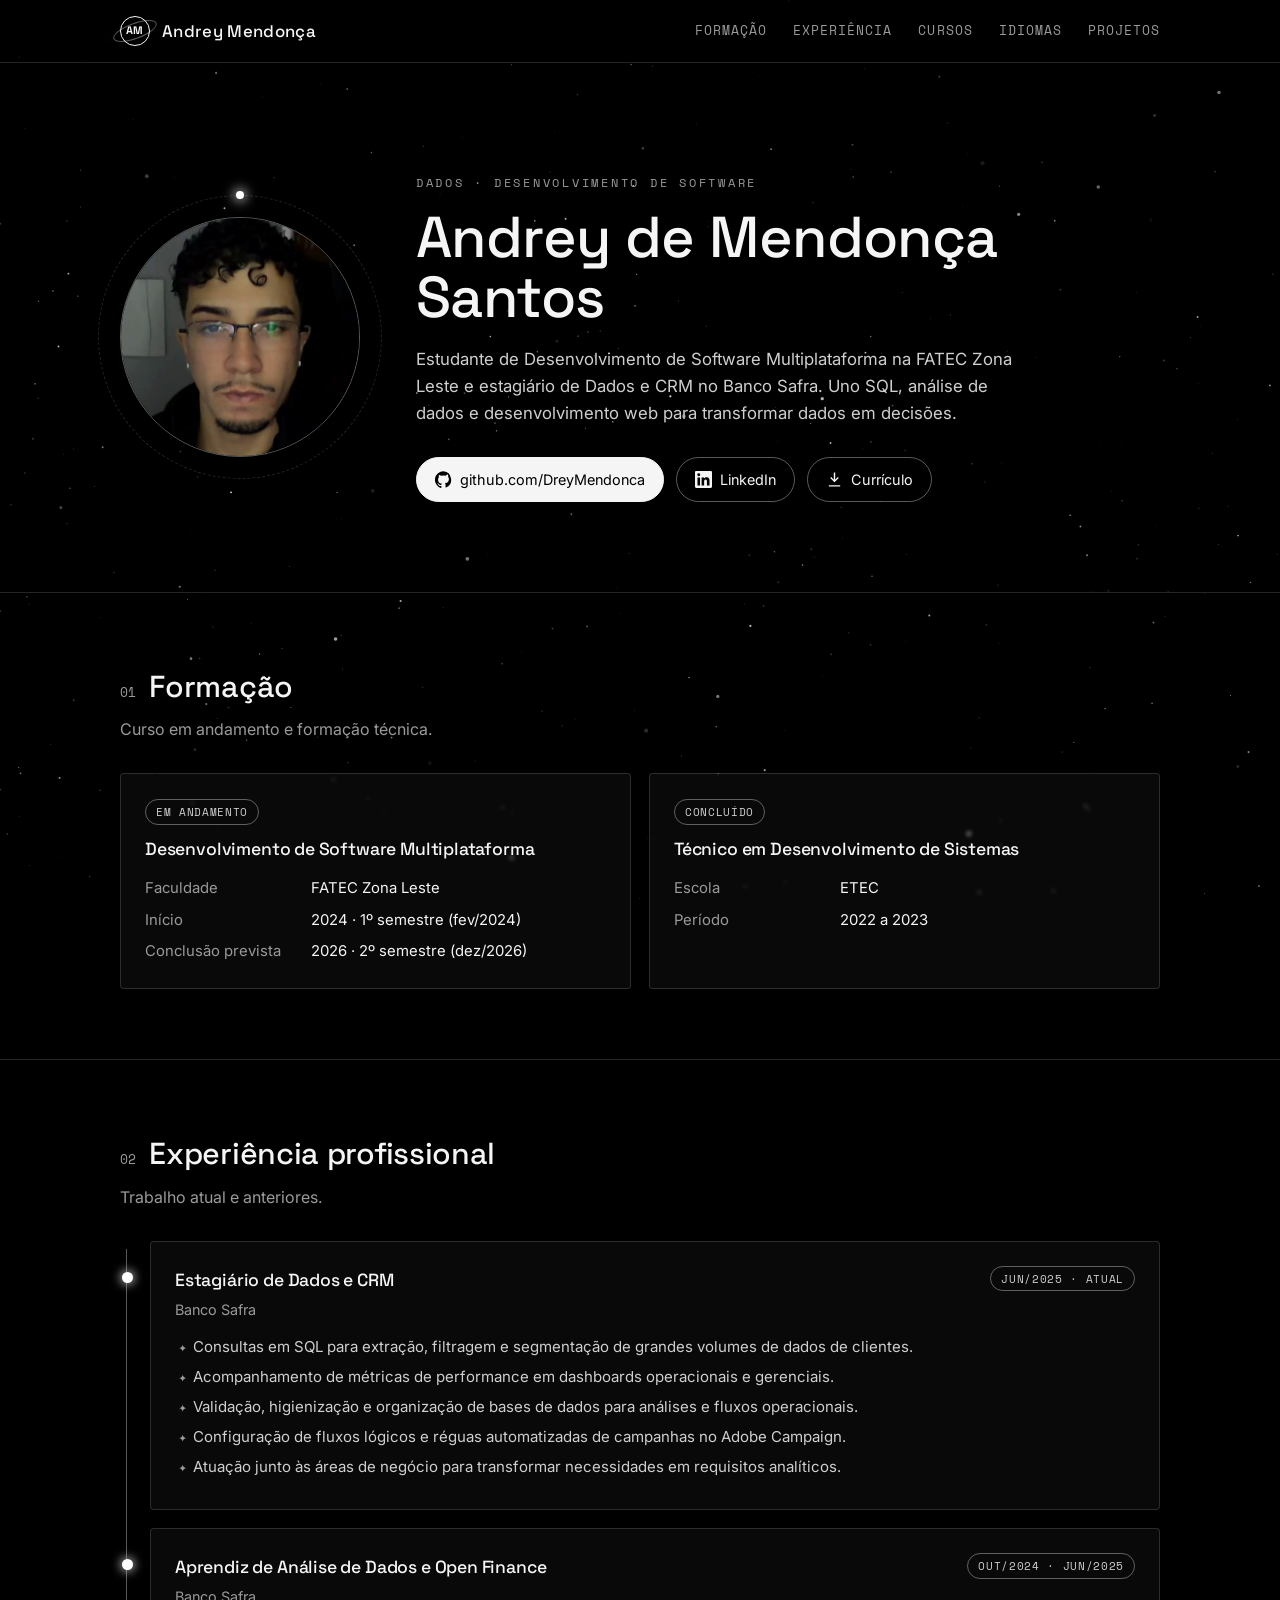
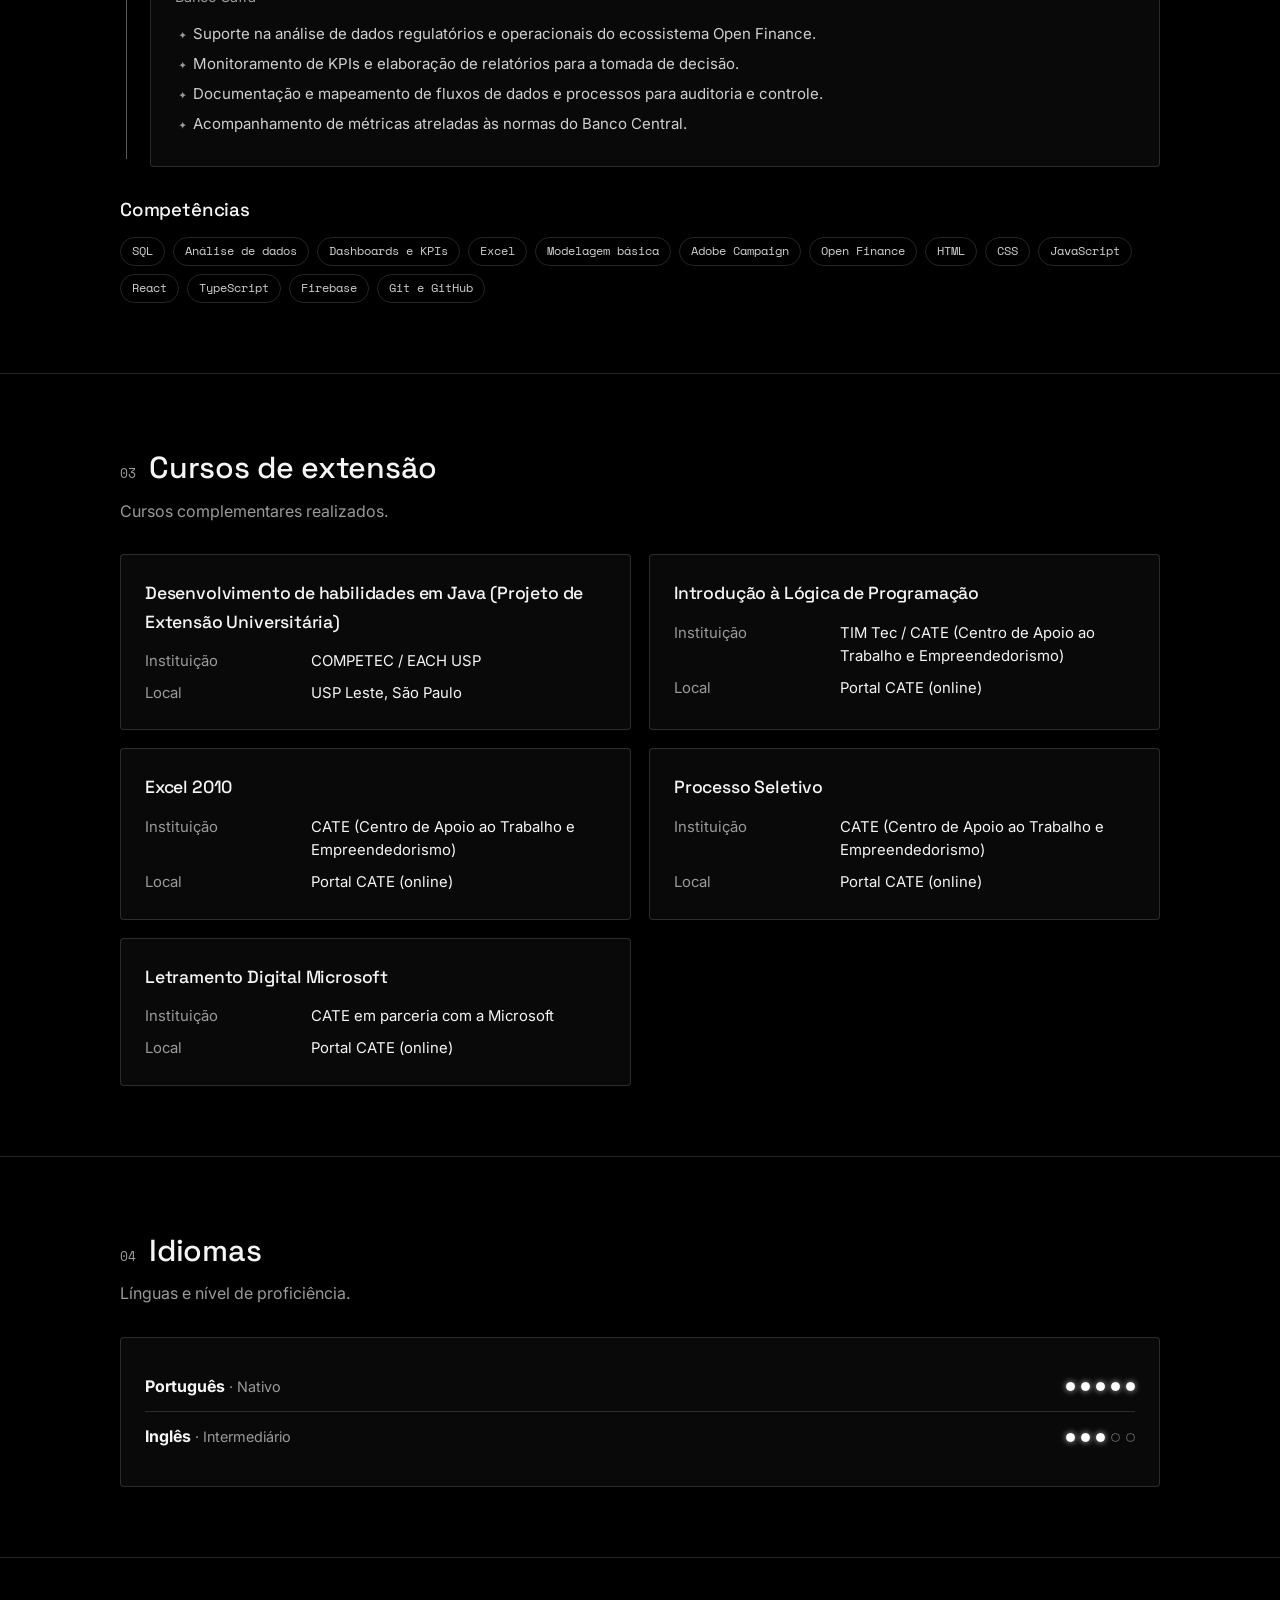
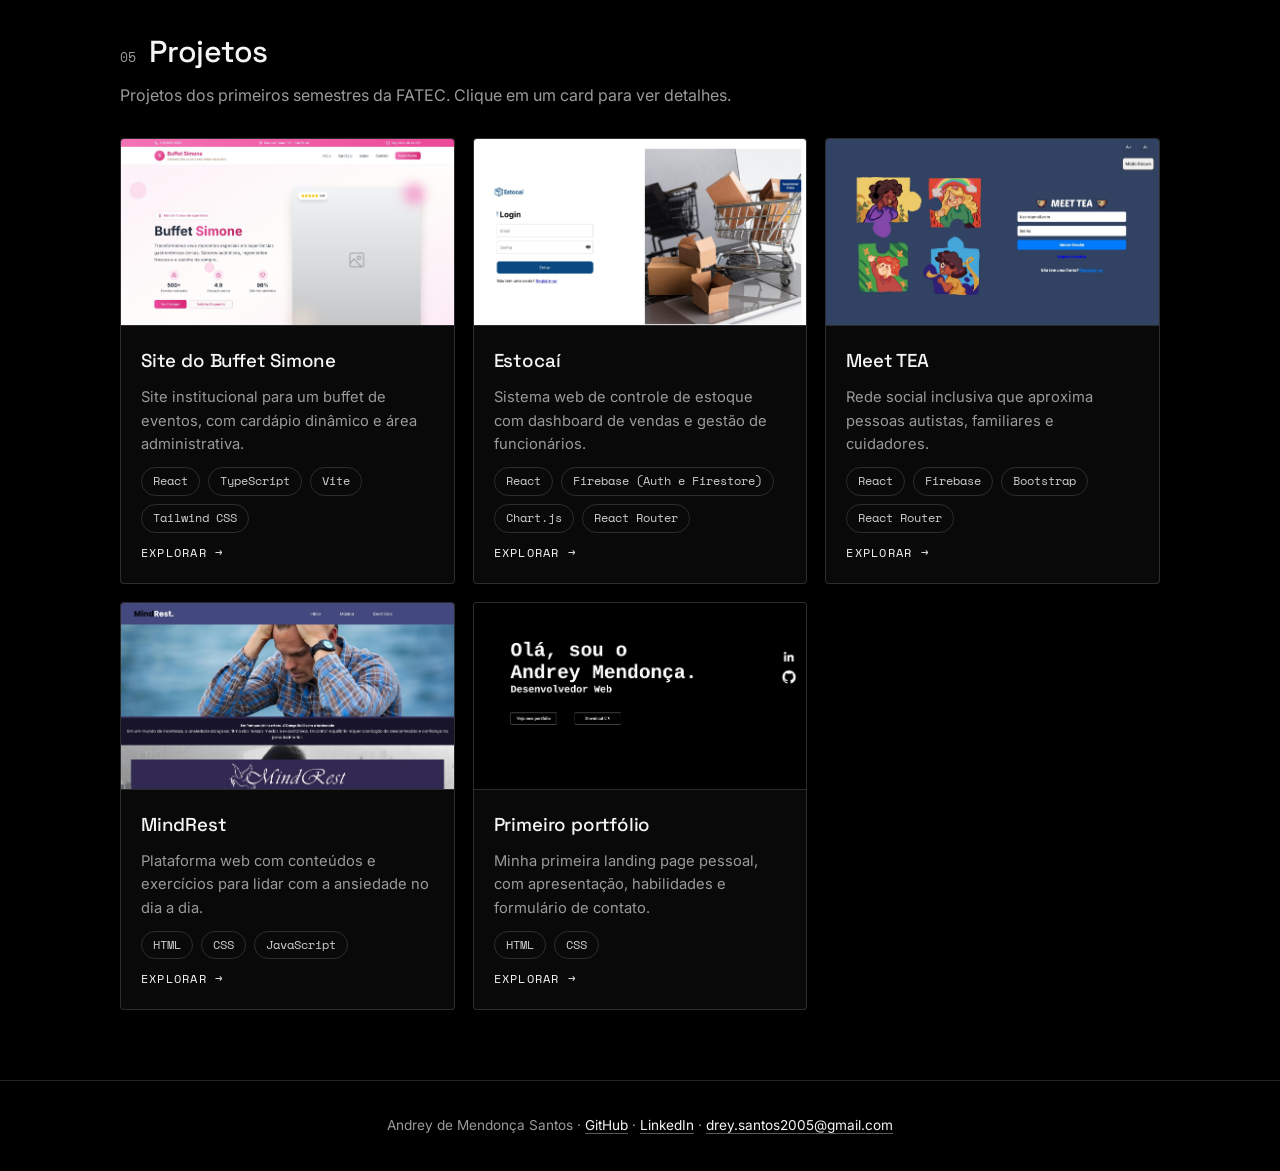
<file: index.html>
<!doctype html>
<html lang="pt-BR">
<head>
<meta charset="utf-8">
<meta name="viewport" content="width=device-width, initial-scale=1">
<title>Andrey Mendonça · Portfólio</title>
<meta name="description" content="Portfólio de Andrey de Mendonça Santos">
<link rel="icon" href="assets/foto.jpg">
<link rel="preconnect" href="https://fonts.googleapis.com">
<link rel="preconnect" href="https://fonts.gstatic.com" crossorigin>
<link href="https://fonts.googleapis.com/css2?family=Inter:wght@400;500;600&family=Space+Grotesk:wght@500;700&family=Space+Mono:wght@400;700&display=swap" rel="stylesheet">
<link rel="stylesheet" href="assets/style.css">
</head>
<body>
<canvas id="stars" aria-hidden="true"></canvas>
<header class="top"><div class="wrap">
  <a class="logo" href="index.html"><span class="mark">AM</span>Andrey Mendonça</a>
  <nav class="nav">
    <a href="index.html#formacao">Formação</a>
    <a href="index.html#experiencia">Experiência</a>
    <a href="index.html#cursos">Cursos</a>
    <a href="index.html#idiomas">Idiomas</a>
    <a href="index.html#projetos">Projetos</a>
  </nav>
</div></header>

<main>
<section class="hero"><div class="wrap">
  <div class="orbit"><img class="photo" src="assets/foto.jpg" alt="Foto de Andrey de Mendonça Santos"></div>
  <div>
    <div class="eyebrow">Dados · Desenvolvimento de Software</div>
    <h1>Andrey de Mendonça Santos</h1>
    <p class="lead">Estudante de Desenvolvimento de Software Multiplataforma na FATEC Zona Leste e estagiário de Dados e CRM no Banco Safra. Uno SQL, análise de dados e desenvolvimento web para transformar dados em decisões.</p>
    <div class="actions">
      <a class="btn primary" href="https://github.com/DreyMendonca" target="_blank" rel="noopener"><svg viewBox="0 0 24 24"><path d="M12 .5a12 12 0 0 0-3.8 23.4c.6.1.8-.3.8-.6v-2.2c-3.3.7-4-1.4-4-1.4-.6-1.4-1.4-1.8-1.4-1.8-1-.7.1-.7.1-.7 1.2.1 1.8 1.2 1.8 1.2 1 1.8 2.8 1.3 3.5 1 .1-.8.4-1.3.8-1.6-2.7-.3-5.5-1.3-5.5-5.9 0-1.3.5-2.4 1.2-3.2-.1-.3-.5-1.5.1-3.2 0 0 1-.3 3.3 1.2a11.5 11.5 0 0 1 6 0C17.3 4.7 18.3 5 18.3 5c.6 1.7.2 2.9.1 3.2.8.8 1.2 1.9 1.2 3.2 0 4.6-2.8 5.6-5.5 5.9.4.4.8 1.1.8 2.2v3.3c0 .3.2.7.8.6A12 12 0 0 0 12 .5z"/></svg> github.com/DreyMendonca</a>
      <a class="btn" href="https://linkedin.com/in/dreymendonca" target="_blank" rel="noopener"><svg viewBox="0 0 24 24"><path d="M20.4 20.5h-3.6v-5.6c0-1.3 0-3-1.8-3s-2.1 1.4-2.1 2.9v5.7H9.3V9h3.4v1.6h.1c.5-.9 1.6-1.8 3.4-1.8 3.6 0 4.3 2.4 4.3 5.5v6.2zM5.3 7.4a2.1 2.1 0 1 1 0-4.2 2.1 2.1 0 0 1 0 4.2zM7.1 20.5H3.5V9h3.6v11.5zM22.2 0H1.8C.8 0 0 .8 0 1.7v20.6c0 .9.8 1.7 1.8 1.7h20.4c1 0 1.8-.8 1.8-1.7V1.7C24 .8 23.2 0 22.2 0z"/></svg> LinkedIn</a>
      <a class="btn" href="assets/curriculo-andrey-mendonca.pdf" download><svg viewBox="0 0 24 24"><path d="M12 16 6 10l1.4-1.4 3.6 3.6V2h2v10.2l3.6-3.6L18 10l-6 6zM4 20h16v2H4z"/></svg> Currículo</a>
    </div>
  </div>
</div></section>

<section class="block" id="formacao"><div class="wrap">
  <h2 data-n="01">Formação</h2><p class="sub">Curso em andamento e formação técnica.</p>
  <div class="grid-2">
    <div class="card"><span class="badge">Em andamento</span><h3 style="margin-top:10px">Desenvolvimento de Software Multiplataforma</h3>
      <dl class="kv"><dt>Faculdade</dt><dd>FATEC Zona Leste</dd><dt>Início</dt><dd>2024 · 1º semestre (fev/2024)</dd><dt>Conclusão prevista</dt><dd>2026 · 2º semestre (dez/2026)</dd></dl></div>
    <div class="card"><span class="badge">Concluído</span><h3 style="margin-top:10px">Técnico em Desenvolvimento de Sistemas</h3>
      <dl class="kv"><dt>Escola</dt><dd>ETEC</dd><dt>Período</dt><dd>2022 a 2023</dd></dl></div>
  </div>
</div></section>

<section class="block" id="experiencia"><div class="wrap">
  <h2 data-n="02">Experiência profissional</h2><p class="sub">Trabalho atual e anteriores.</p>
  <div class="timeline">
    <div class="tl-item card"><div class="head"><div><h3>Estagiário de Dados e CRM</h3><div class="meta">Banco Safra</div></div><span class="badge">jun/2025 · atual</span></div>
      <ul>
        <li>Consultas em SQL para extração, filtragem e segmentação de grandes volumes de dados de clientes.</li>
        <li>Acompanhamento de métricas de performance em dashboards operacionais e gerenciais.</li>
        <li>Validação, higienização e organização de bases de dados para análises e fluxos operacionais.</li>
        <li>Configuração de fluxos lógicos e réguas automatizadas de campanhas no Adobe Campaign.</li>
        <li>Atuação junto às áreas de negócio para transformar necessidades em requisitos analíticos.</li>
      </ul></div>
    <div class="tl-item card"><div class="head"><div><h3>Aprendiz de Análise de Dados e Open Finance</h3><div class="meta">Banco Safra</div></div><span class="badge">out/2024 · jun/2025</span></div>
      <ul>
        <li>Suporte na análise de dados regulatórios e operacionais do ecossistema Open Finance.</li>
        <li>Monitoramento de KPIs e elaboração de relatórios para a tomada de decisão.</li>
        <li>Documentação e mapeamento de fluxos de dados e processos para auditoria e controle.</li>
        <li>Acompanhamento de métricas atreladas às normas do Banco Central.</li>
      </ul></div>
  </div>
  <h3 style="margin:28px 0 12px">Competências</h3>
  <div class="chips"><span class="chip">SQL</span><span class="chip">Análise de dados</span><span class="chip">Dashboards e KPIs</span><span class="chip">Excel</span><span class="chip">Modelagem básica</span><span class="chip">Adobe Campaign</span><span class="chip">Open Finance</span><span class="chip">HTML</span><span class="chip">CSS</span><span class="chip">JavaScript</span><span class="chip">React</span><span class="chip">TypeScript</span><span class="chip">Firebase</span><span class="chip">Git e GitHub</span></div>
</div></section>

<section class="block" id="cursos"><div class="wrap">
  <h2 data-n="03">Cursos de extensão</h2><p class="sub">Cursos complementares realizados.</p>
  <div class="grid-2"><div class="card"><h3>Desenvolvimento de habilidades em Java (Projeto de Extensão Universitária)</h3>
<dl class="kv"><dt>Instituição</dt><dd>COMPETEC / EACH USP</dd><dt>Local</dt><dd>USP Leste, São Paulo</dd>
</dl></div><div class="card"><h3>Introdução à Lógica de Programação</h3>
<dl class="kv"><dt>Instituição</dt><dd>TIM Tec / CATE (Centro de Apoio ao Trabalho e Empreendedorismo)</dd><dt>Local</dt><dd>Portal CATE (online)</dd>
</dl></div><div class="card"><h3>Excel 2010</h3>
<dl class="kv"><dt>Instituição</dt><dd>CATE (Centro de Apoio ao Trabalho e Empreendedorismo)</dd><dt>Local</dt><dd>Portal CATE (online)</dd>
</dl></div><div class="card"><h3>Processo Seletivo</h3>
<dl class="kv"><dt>Instituição</dt><dd>CATE (Centro de Apoio ao Trabalho e Empreendedorismo)</dd><dt>Local</dt><dd>Portal CATE (online)</dd>
</dl></div><div class="card"><h3>Letramento Digital Microsoft</h3>
<dl class="kv"><dt>Instituição</dt><dd>CATE em parceria com a Microsoft</dd><dt>Local</dt><dd>Portal CATE (online)</dd>
</dl></div></div>
</div></section>

<section class="block" id="idiomas"><div class="wrap">
  <h2 data-n="04">Idiomas</h2><p class="sub">Línguas e nível de proficiência.</p>
  <div class="card"><div class="lang"><div><strong>Português</strong> <span class="meta">· Nativo</span></div><div class="level" aria-label="Nativo"><i class="on"></i><i class="on"></i><i class="on"></i><i class="on"></i><i class="on"></i></div></div><div class="lang"><div><strong>Inglês</strong> <span class="meta">· Intermediário</span></div><div class="level" aria-label="Intermediário"><i class="on"></i><i class="on"></i><i class="on"></i><i class=""></i><i class=""></i></div></div></div>
</div></section>

<section class="block" id="projetos"><div class="wrap">
  <h2 data-n="05">Projetos</h2><p class="sub">Projetos dos primeiros semestres da FATEC. Clique em um card para ver detalhes.</p>
  <div class="projects">
<a class="pcard" href="projetos/buffet-simone.html">
  <img src="assets/shots/buffet-simone-1.jpg" alt="Screenshot do Site do Buffet Simone" loading="lazy">
  <div class="body"><h3>Site do Buffet Simone</h3><p>Site institucional para um buffet de eventos, com cardápio dinâmico e área administrativa.</p>
  <div class="chips"><span class="chip">React</span><span class="chip">TypeScript</span><span class="chip">Vite</span><span class="chip">Tailwind CSS</span></div><span class="more">Explorar →</span></div>
</a>
<a class="pcard" href="projetos/estocai.html">
  <img src="assets/shots/estocai-1.jpg" alt="Screenshot do Estocaí" loading="lazy">
  <div class="body"><h3>Estocaí</h3><p>Sistema web de controle de estoque com dashboard de vendas e gestão de funcionários.</p>
  <div class="chips"><span class="chip">React</span><span class="chip">Firebase (Auth e Firestore)</span><span class="chip">Chart.js</span><span class="chip">React Router</span></div><span class="more">Explorar →</span></div>
</a>
<a class="pcard" href="projetos/meet-tea.html">
  <img src="assets/shots/meet-tea-1.jpg" alt="Screenshot do Meet TEA" loading="lazy">
  <div class="body"><h3>Meet TEA</h3><p>Rede social inclusiva que aproxima pessoas autistas, familiares e cuidadores.</p>
  <div class="chips"><span class="chip">React</span><span class="chip">Firebase</span><span class="chip">Bootstrap</span><span class="chip">React Router</span></div><span class="more">Explorar →</span></div>
</a>
<a class="pcard" href="projetos/mindrest.html">
  <img src="assets/shots/mindrest-1.jpg" alt="Screenshot do MindRest" loading="lazy">
  <div class="body"><h3>MindRest</h3><p>Plataforma web com conteúdos e exercícios para lidar com a ansiedade no dia a dia.</p>
  <div class="chips"><span class="chip">HTML</span><span class="chip">CSS</span><span class="chip">JavaScript</span></div><span class="more">Explorar →</span></div>
</a>
<a class="pcard" href="projetos/portfolio-v1.html">
  <img src="assets/shots/portfolio-v1-1.jpg" alt="Screenshot do Primeiro portfólio" loading="lazy">
  <div class="body"><h3>Primeiro portfólio</h3><p>Minha primeira landing page pessoal, com apresentação, habilidades e formulário de contato.</p>
  <div class="chips"><span class="chip">HTML</span><span class="chip">CSS</span></div><span class="more">Explorar →</span></div>
</a></div>
</div></section>
</main>
<footer><div class="wrap">Andrey de Mendonça Santos · <a href="https://github.com/DreyMendonca">GitHub</a> · <a href="https://linkedin.com/in/dreymendonca">LinkedIn</a> · <a href="mailto:drey.santos2005@gmail.com">drey.santos2005@gmail.com</a></div></footer>
<script src="assets/stars.js"></script>
</body>
</html>
</file>
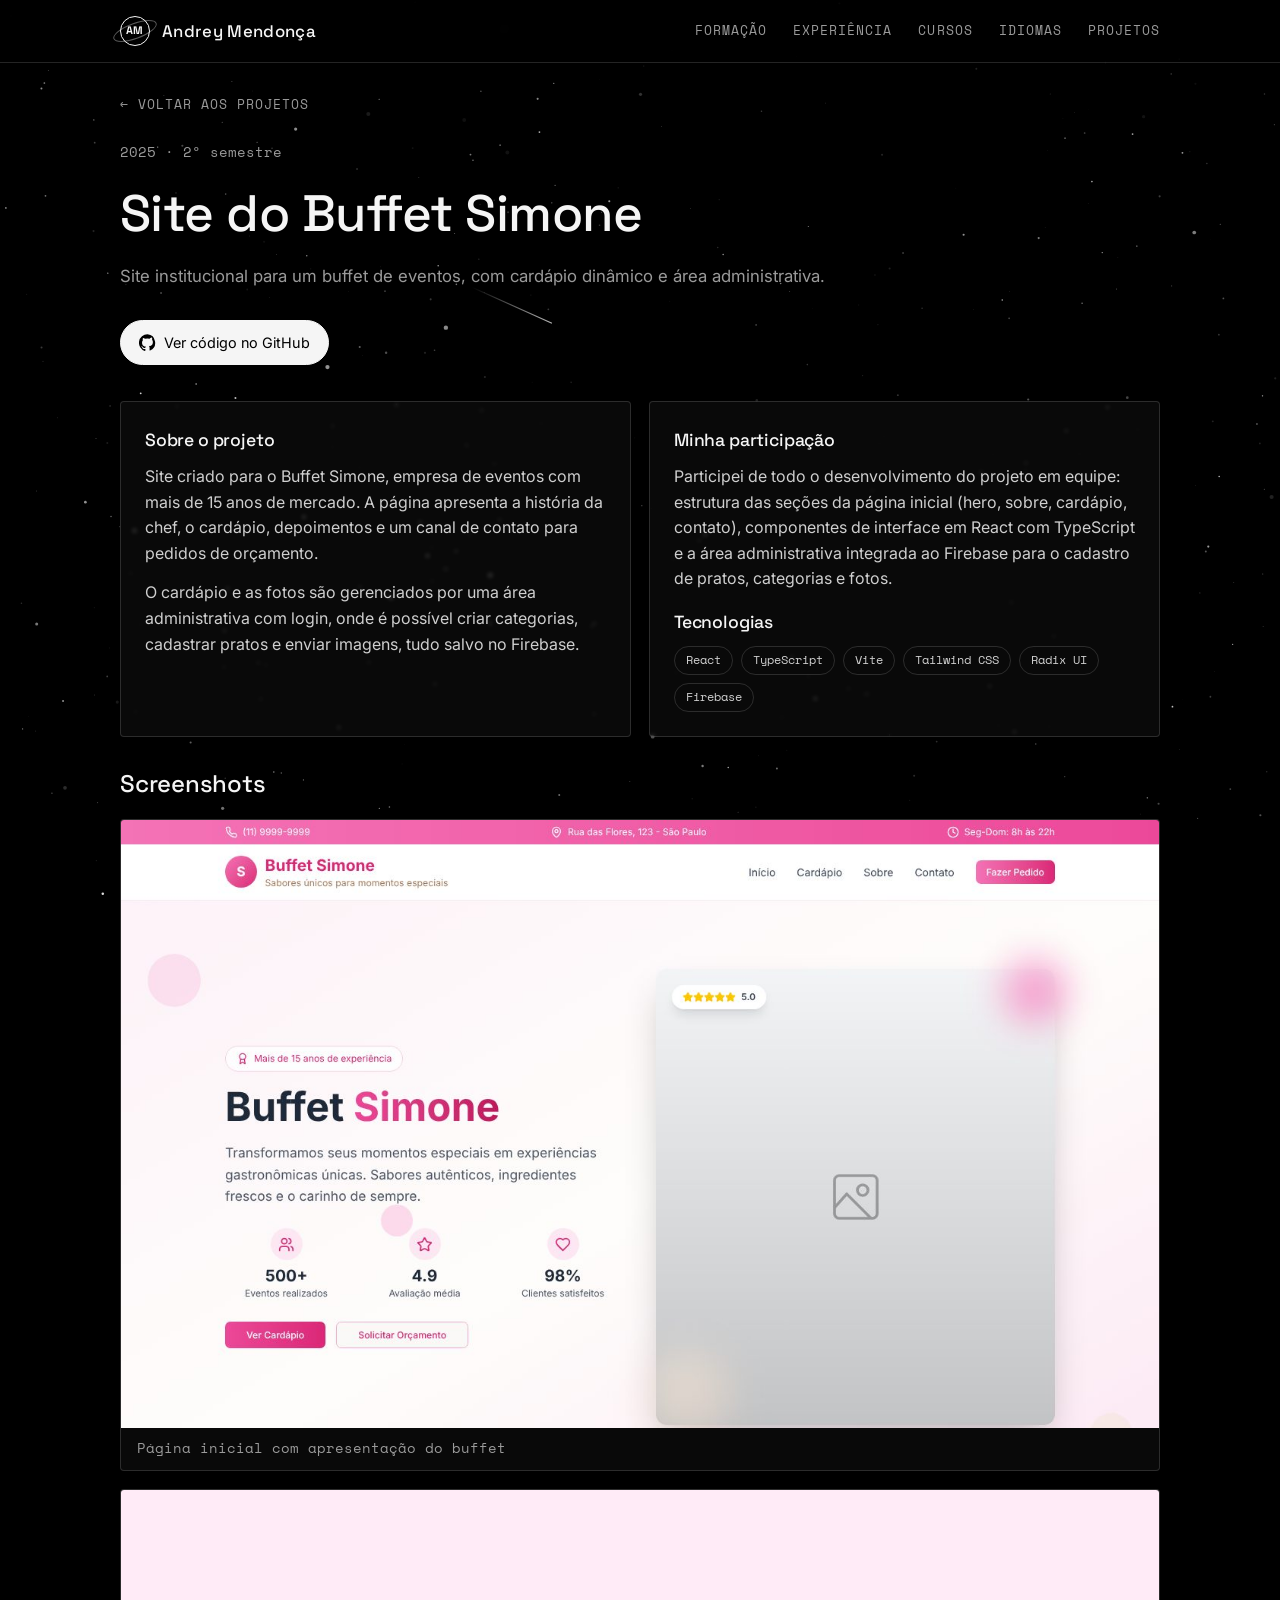
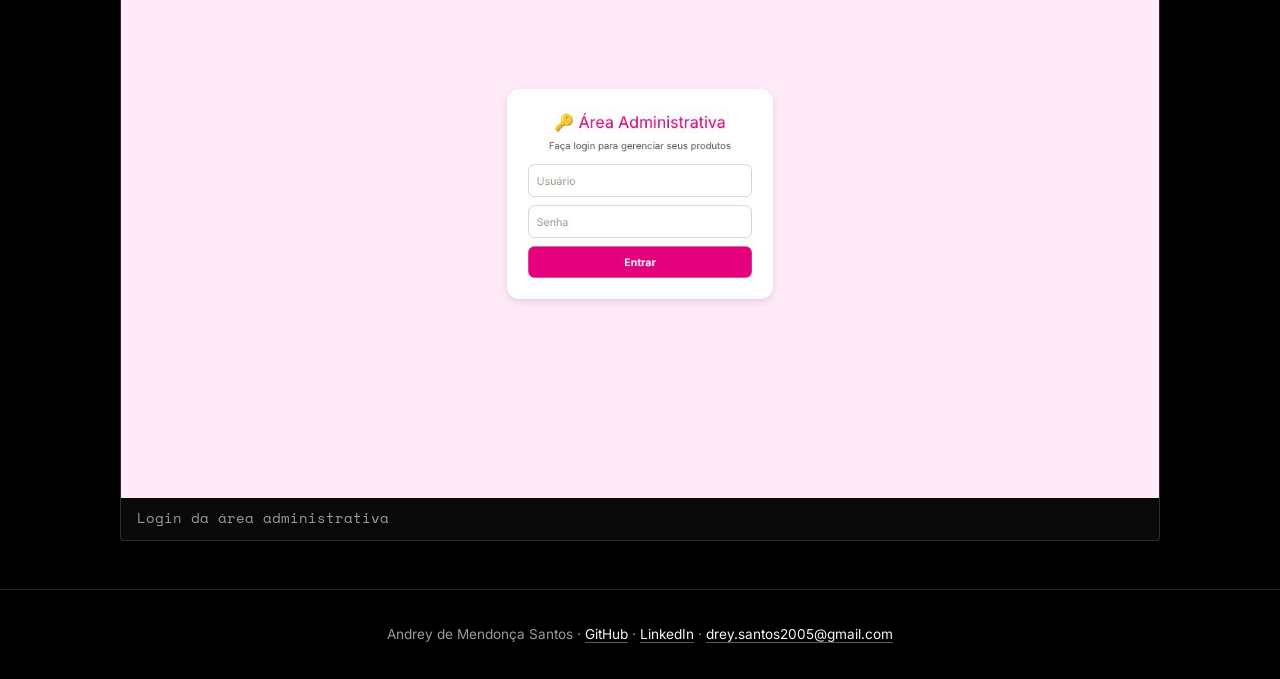
<file: projetos/buffet-simone.html>
<!doctype html>
<html lang="pt-BR">
<head>
<meta charset="utf-8">
<meta name="viewport" content="width=device-width, initial-scale=1">
<title>Site do Buffet Simone · Andrey Mendonça</title>
<meta name="description" content="Site institucional para um buffet de eventos, com cardápio dinâmico e área administrativa.">
<link rel="icon" href="../assets/foto.jpg">
<link rel="preconnect" href="https://fonts.googleapis.com">
<link rel="preconnect" href="https://fonts.gstatic.com" crossorigin>
<link href="https://fonts.googleapis.com/css2?family=Inter:wght@400;500;600&family=Space+Grotesk:wght@500;700&family=Space+Mono:wght@400;700&display=swap" rel="stylesheet">
<link rel="stylesheet" href="../assets/style.css">
</head>
<body>
<canvas id="stars" aria-hidden="true"></canvas>
<header class="top"><div class="wrap">
  <a class="logo" href="../index.html"><span class="mark">AM</span>Andrey Mendonça</a>
  <nav class="nav">
    <a href="../index.html#formacao">Formação</a>
    <a href="../index.html#experiencia">Experiência</a>
    <a href="../index.html#cursos">Cursos</a>
    <a href="../index.html#idiomas">Idiomas</a>
    <a href="../index.html#projetos">Projetos</a>
  </nav>
</div></header>

<main class="wrap">
  <a class="back" href="../index.html#projetos">← Voltar aos projetos</a>
  <section class="phero">
    <span class="meta mono">2025 · 2º semestre</span>
    <h1>Site do Buffet Simone</h1>
    <p class="meta" style="font-size:1.05rem">Site institucional para um buffet de eventos, com cardápio dinâmico e área administrativa.</p>
    <div class="actions"><a class="btn primary" href="https://github.com/robertfullstack/Site-Buffet-Simone" target="_blank" rel="noopener"><svg viewBox="0 0 24 24"><path d="M12 .5a12 12 0 0 0-3.8 23.4c.6.1.8-.3.8-.6v-2.2c-3.3.7-4-1.4-4-1.4-.6-1.4-1.4-1.8-1.4-1.8-1-.7.1-.7.1-.7 1.2.1 1.8 1.2 1.8 1.2 1 1.8 2.8 1.3 3.5 1 .1-.8.4-1.3.8-1.6-2.7-.3-5.5-1.3-5.5-5.9 0-1.3.5-2.4 1.2-3.2-.1-.3-.5-1.5.1-3.2 0 0 1-.3 3.3 1.2a11.5 11.5 0 0 1 6 0C17.3 4.7 18.3 5 18.3 5c.6 1.7.2 2.9.1 3.2.8.8 1.2 1.9 1.2 3.2 0 4.6-2.8 5.6-5.5 5.9.4.4.8 1.1.8 2.2v3.3c0 .3.2.7.8.6A12 12 0 0 0 12 .5z"/></svg> Ver código no GitHub</a></div>
  </section>
  <div class="grid-2" style="margin-bottom:28px">
    <div class="card prose"><h3 style="margin-bottom:10px">Sobre o projeto</h3><p>Site criado para o Buffet Simone, empresa de eventos com mais de 15 anos de mercado. A página apresenta a história da chef, o cardápio, depoimentos e um canal de contato para pedidos de orçamento.</p><p>O cardápio e as fotos são gerenciados por uma área administrativa com login, onde é possível criar categorias, cadastrar pratos e enviar imagens, tudo salvo no Firebase.</p></div>
    <div class="card prose"><h3 style="margin-bottom:10px">Minha participação</h3><p>Participei de todo o desenvolvimento do projeto em equipe: estrutura das seções da página inicial (hero, sobre, cardápio, contato), componentes de interface em React com TypeScript e a área administrativa integrada ao Firebase para o cadastro de pratos, categorias e fotos.</p>
      <h3 style="margin:16px 0 10px">Tecnologias</h3><div class="chips"><span class="chip">React</span><span class="chip">TypeScript</span><span class="chip">Vite</span><span class="chip">Tailwind CSS</span><span class="chip">Radix UI</span><span class="chip">Firebase</span></div></div>
  </div>
  <h2 style="margin-bottom:16px">Screenshots</h2>
  <div class="gallery" style="margin-bottom:48px"><figure><img src="../assets/shots/buffet-simone-1.jpg" alt="Página inicial com apresentação do buffet" loading="lazy"><figcaption>Página inicial com apresentação do buffet</figcaption></figure><figure><img src="../assets/shots/buffet-simone-2.jpg" alt="Login da área administrativa" loading="lazy"><figcaption>Login da área administrativa</figcaption></figure></div>
</main>
<footer><div class="wrap">Andrey de Mendonça Santos · <a href="https://github.com/DreyMendonca">GitHub</a> · <a href="https://linkedin.com/in/dreymendonca">LinkedIn</a> · <a href="mailto:drey.santos2005@gmail.com">drey.santos2005@gmail.com</a></div></footer>
<script src="../assets/stars.js"></script>
</body>
</html>
</file>
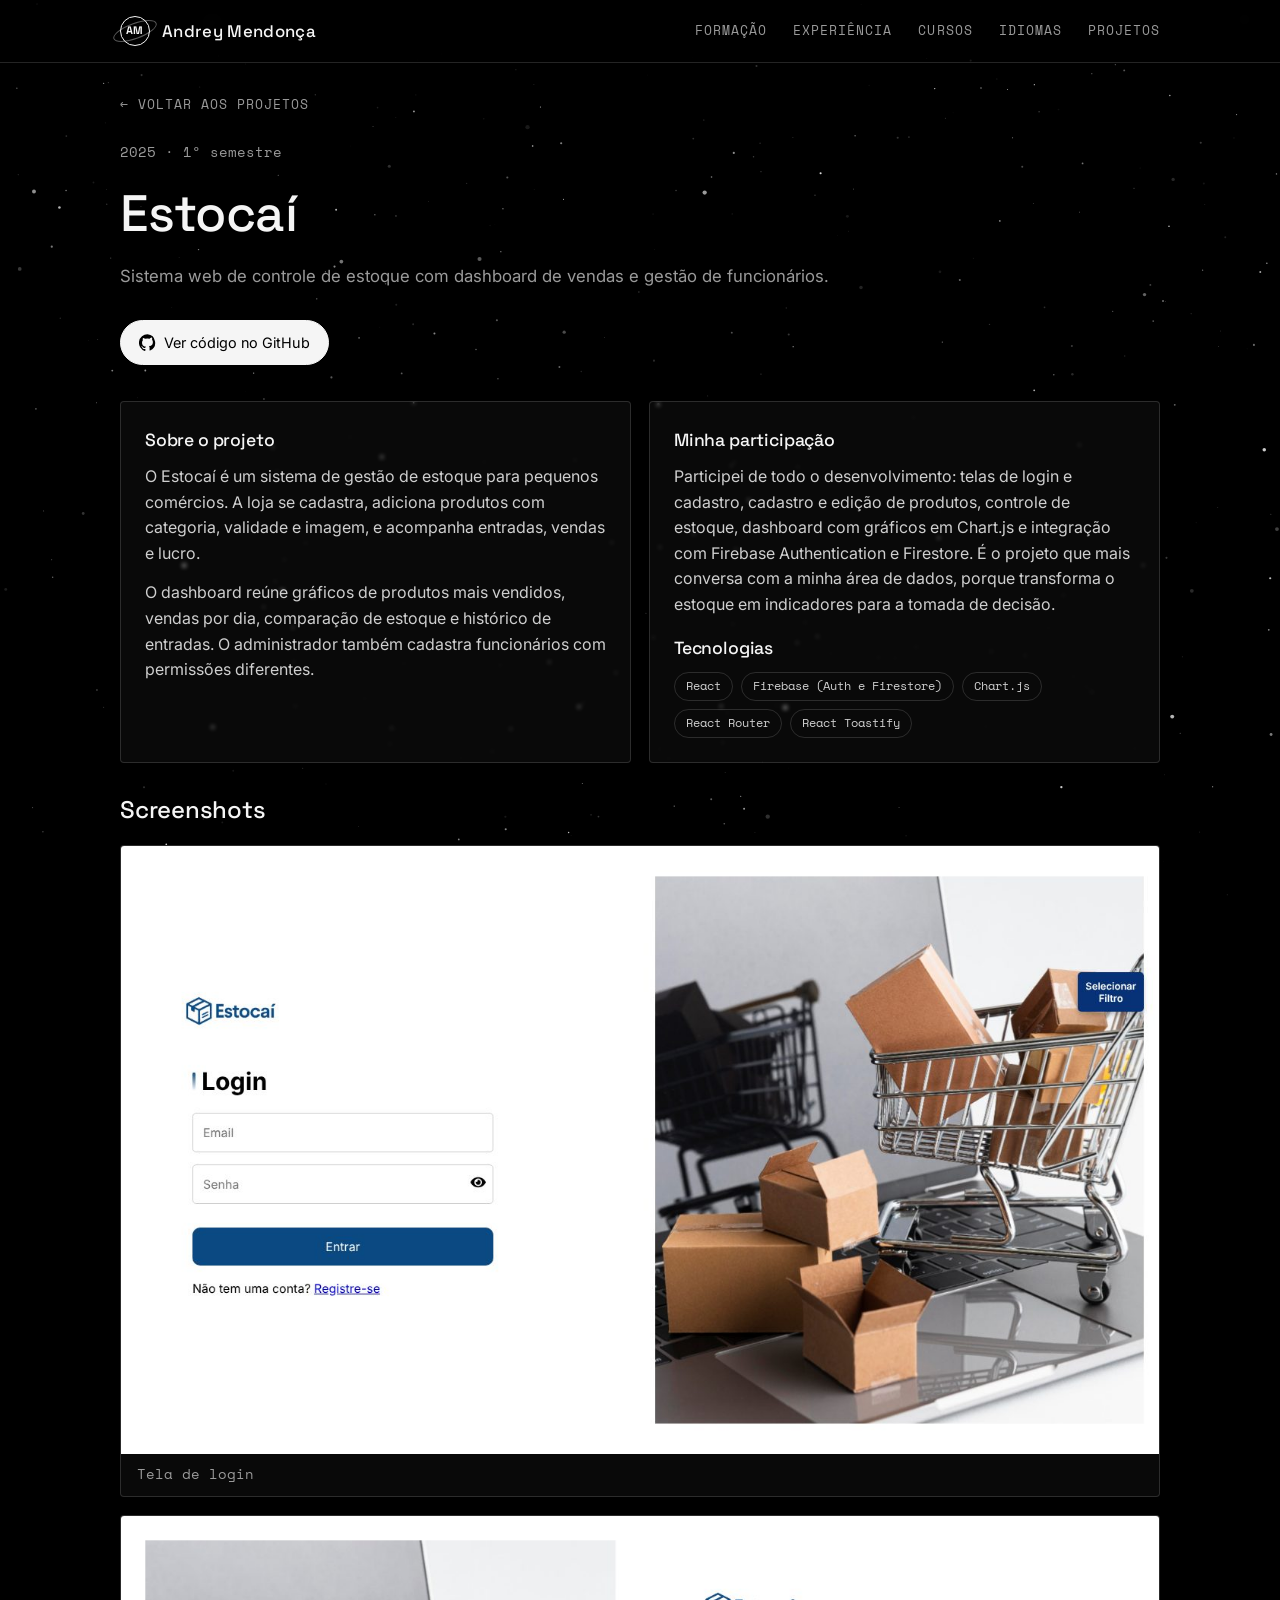
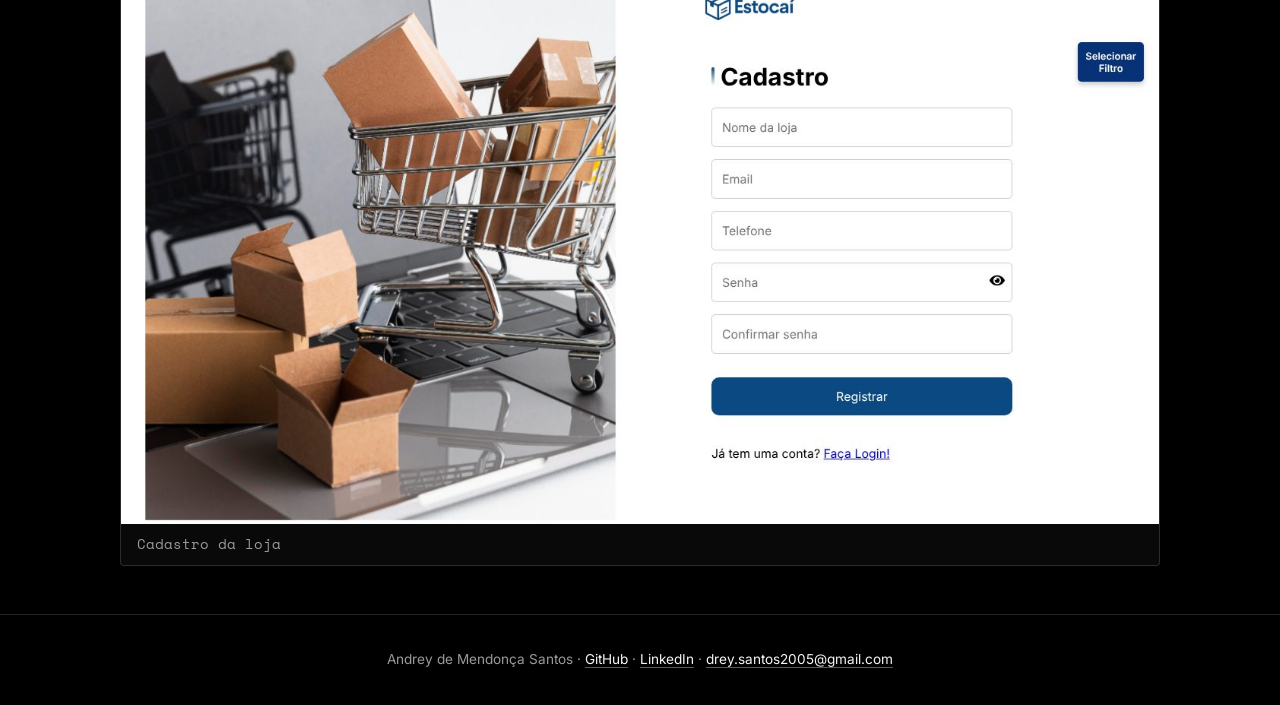
<file: projetos/estocai.html>
<!doctype html>
<html lang="pt-BR">
<head>
<meta charset="utf-8">
<meta name="viewport" content="width=device-width, initial-scale=1">
<title>Estocaí · Andrey Mendonça</title>
<meta name="description" content="Sistema web de controle de estoque com dashboard de vendas e gestão de funcionários.">
<link rel="icon" href="../assets/foto.jpg">
<link rel="preconnect" href="https://fonts.googleapis.com">
<link rel="preconnect" href="https://fonts.gstatic.com" crossorigin>
<link href="https://fonts.googleapis.com/css2?family=Inter:wght@400;500;600&family=Space+Grotesk:wght@500;700&family=Space+Mono:wght@400;700&display=swap" rel="stylesheet">
<link rel="stylesheet" href="../assets/style.css">
</head>
<body>
<canvas id="stars" aria-hidden="true"></canvas>
<header class="top"><div class="wrap">
  <a class="logo" href="../index.html"><span class="mark">AM</span>Andrey Mendonça</a>
  <nav class="nav">
    <a href="../index.html#formacao">Formação</a>
    <a href="../index.html#experiencia">Experiência</a>
    <a href="../index.html#cursos">Cursos</a>
    <a href="../index.html#idiomas">Idiomas</a>
    <a href="../index.html#projetos">Projetos</a>
  </nav>
</div></header>

<main class="wrap">
  <a class="back" href="../index.html#projetos">← Voltar aos projetos</a>
  <section class="phero">
    <span class="meta mono">2025 · 1º semestre</span>
    <h1>Estocaí</h1>
    <p class="meta" style="font-size:1.05rem">Sistema web de controle de estoque com dashboard de vendas e gestão de funcionários.</p>
    <div class="actions"><a class="btn primary" href="https://github.com/DreyMendonca/stock" target="_blank" rel="noopener"><svg viewBox="0 0 24 24"><path d="M12 .5a12 12 0 0 0-3.8 23.4c.6.1.8-.3.8-.6v-2.2c-3.3.7-4-1.4-4-1.4-.6-1.4-1.4-1.8-1.4-1.8-1-.7.1-.7.1-.7 1.2.1 1.8 1.2 1.8 1.2 1 1.8 2.8 1.3 3.5 1 .1-.8.4-1.3.8-1.6-2.7-.3-5.5-1.3-5.5-5.9 0-1.3.5-2.4 1.2-3.2-.1-.3-.5-1.5.1-3.2 0 0 1-.3 3.3 1.2a11.5 11.5 0 0 1 6 0C17.3 4.7 18.3 5 18.3 5c.6 1.7.2 2.9.1 3.2.8.8 1.2 1.9 1.2 3.2 0 4.6-2.8 5.6-5.5 5.9.4.4.8 1.1.8 2.2v3.3c0 .3.2.7.8.6A12 12 0 0 0 12 .5z"/></svg> Ver código no GitHub</a></div>
  </section>
  <div class="grid-2" style="margin-bottom:28px">
    <div class="card prose"><h3 style="margin-bottom:10px">Sobre o projeto</h3><p>O Estocaí é um sistema de gestão de estoque para pequenos comércios. A loja se cadastra, adiciona produtos com categoria, validade e imagem, e acompanha entradas, vendas e lucro.</p><p>O dashboard reúne gráficos de produtos mais vendidos, vendas por dia, comparação de estoque e histórico de entradas. O administrador também cadastra funcionários com permissões diferentes.</p></div>
    <div class="card prose"><h3 style="margin-bottom:10px">Minha participação</h3><p>Participei de todo o desenvolvimento: telas de login e cadastro, cadastro e edição de produtos, controle de estoque, dashboard com gráficos em Chart.js e integração com Firebase Authentication e Firestore. É o projeto que mais conversa com a minha área de dados, porque transforma o estoque em indicadores para a tomada de decisão.</p>
      <h3 style="margin:16px 0 10px">Tecnologias</h3><div class="chips"><span class="chip">React</span><span class="chip">Firebase (Auth e Firestore)</span><span class="chip">Chart.js</span><span class="chip">React Router</span><span class="chip">React Toastify</span></div></div>
  </div>
  <h2 style="margin-bottom:16px">Screenshots</h2>
  <div class="gallery" style="margin-bottom:48px"><figure><img src="../assets/shots/estocai-1.jpg" alt="Tela de login" loading="lazy"><figcaption>Tela de login</figcaption></figure><figure><img src="../assets/shots/estocai-2.jpg" alt="Cadastro da loja" loading="lazy"><figcaption>Cadastro da loja</figcaption></figure></div>
</main>
<footer><div class="wrap">Andrey de Mendonça Santos · <a href="https://github.com/DreyMendonca">GitHub</a> · <a href="https://linkedin.com/in/dreymendonca">LinkedIn</a> · <a href="mailto:drey.santos2005@gmail.com">drey.santos2005@gmail.com</a></div></footer>
<script src="../assets/stars.js"></script>
</body>
</html>
</file>
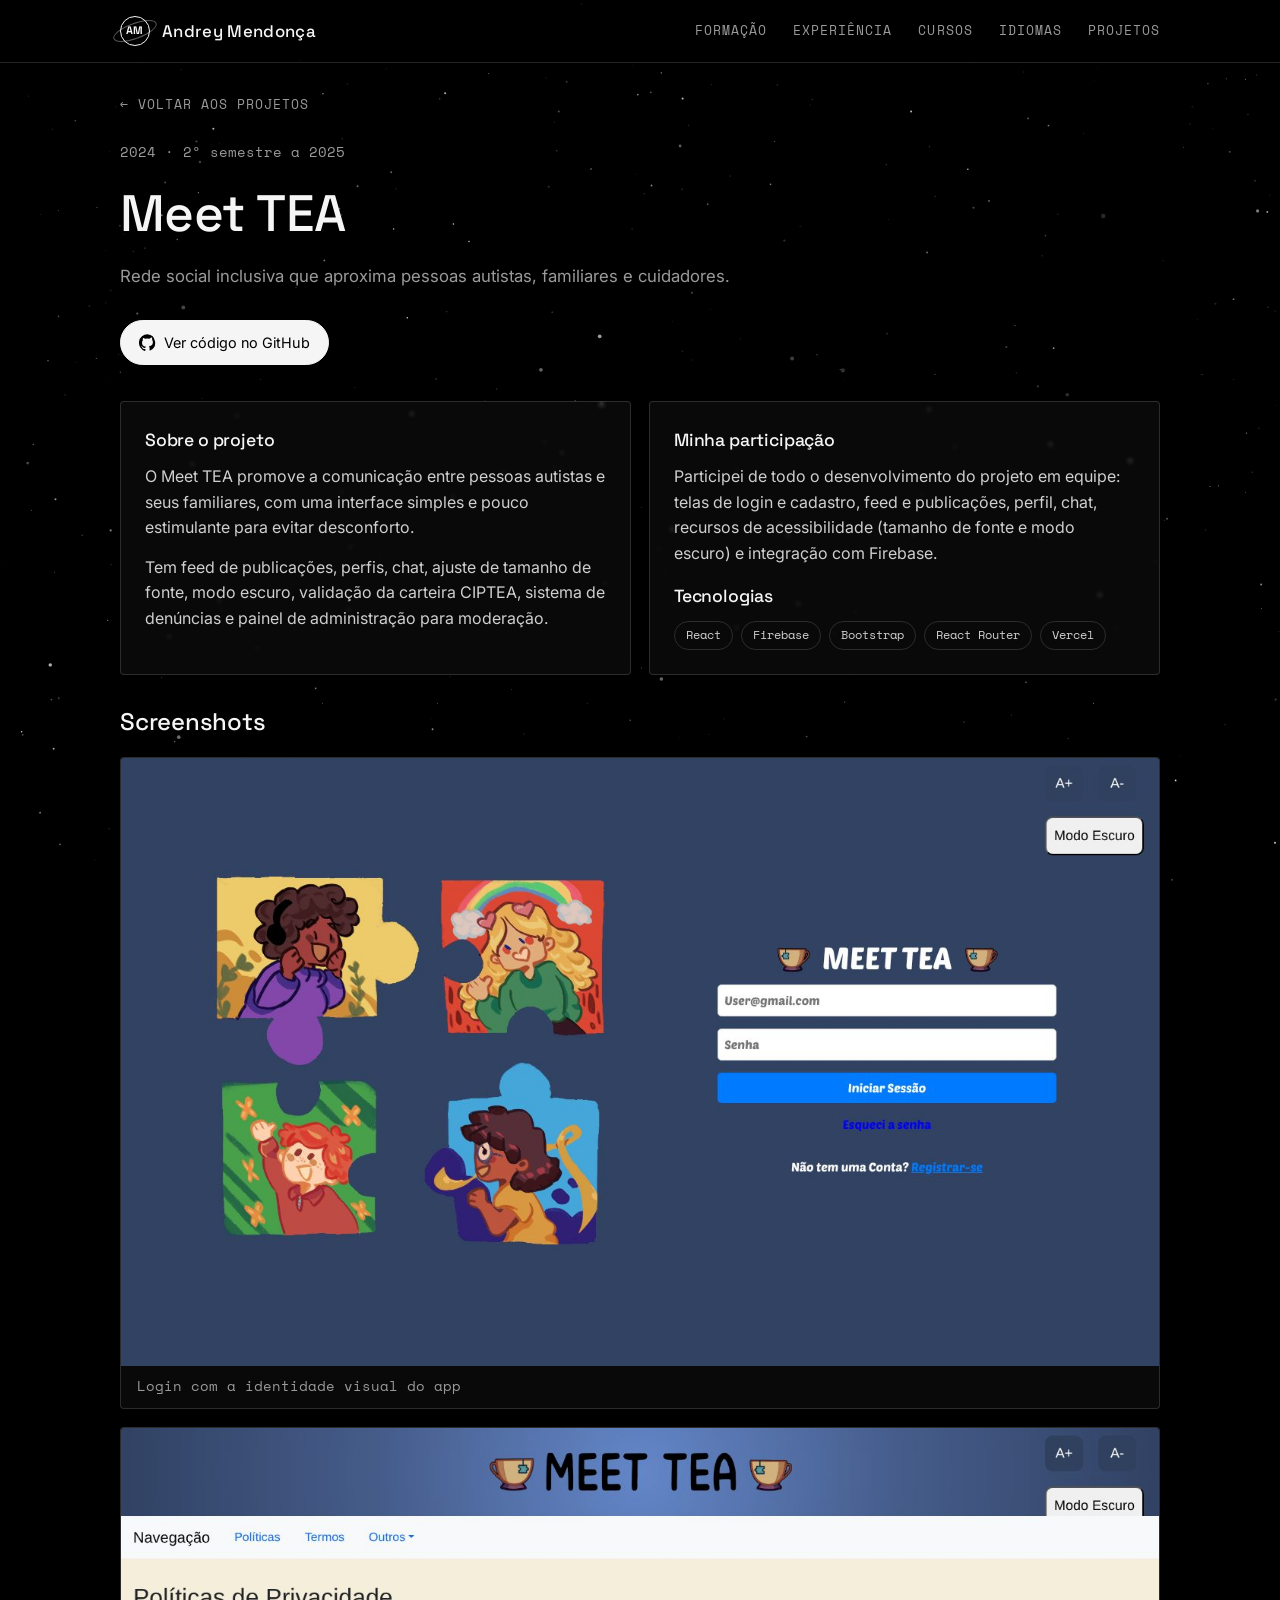
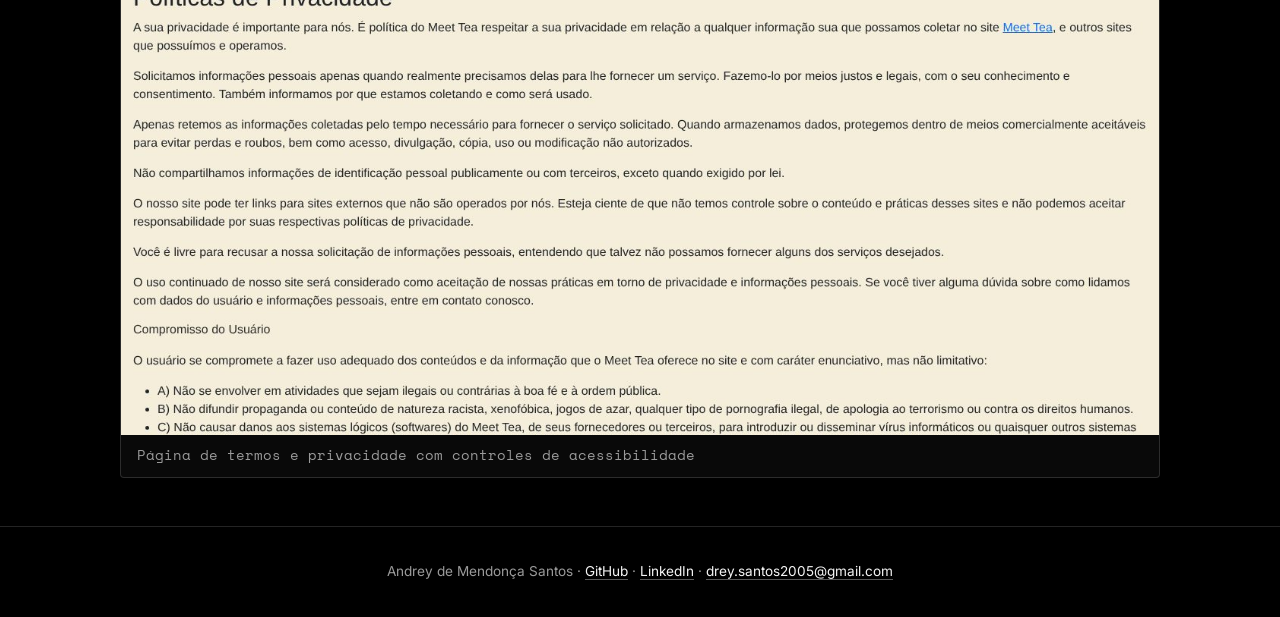
<file: projetos/meet-tea.html>
<!doctype html>
<html lang="pt-BR">
<head>
<meta charset="utf-8">
<meta name="viewport" content="width=device-width, initial-scale=1">
<title>Meet TEA · Andrey Mendonça</title>
<meta name="description" content="Rede social inclusiva que aproxima pessoas autistas, familiares e cuidadores.">
<link rel="icon" href="../assets/foto.jpg">
<link rel="preconnect" href="https://fonts.googleapis.com">
<link rel="preconnect" href="https://fonts.gstatic.com" crossorigin>
<link href="https://fonts.googleapis.com/css2?family=Inter:wght@400;500;600&family=Space+Grotesk:wght@500;700&family=Space+Mono:wght@400;700&display=swap" rel="stylesheet">
<link rel="stylesheet" href="../assets/style.css">
</head>
<body>
<canvas id="stars" aria-hidden="true"></canvas>
<header class="top"><div class="wrap">
  <a class="logo" href="../index.html"><span class="mark">AM</span>Andrey Mendonça</a>
  <nav class="nav">
    <a href="../index.html#formacao">Formação</a>
    <a href="../index.html#experiencia">Experiência</a>
    <a href="../index.html#cursos">Cursos</a>
    <a href="../index.html#idiomas">Idiomas</a>
    <a href="../index.html#projetos">Projetos</a>
  </nav>
</div></header>

<main class="wrap">
  <a class="back" href="../index.html#projetos">← Voltar aos projetos</a>
  <section class="phero">
    <span class="meta mono">2024 · 2º semestre a 2025</span>
    <h1>Meet TEA</h1>
    <p class="meta" style="font-size:1.05rem">Rede social inclusiva que aproxima pessoas autistas, familiares e cuidadores.</p>
    <div class="actions"><a class="btn primary" href="https://github.com/robertfullstack/Meet-TEA-3.0-Final" target="_blank" rel="noopener"><svg viewBox="0 0 24 24"><path d="M12 .5a12 12 0 0 0-3.8 23.4c.6.1.8-.3.8-.6v-2.2c-3.3.7-4-1.4-4-1.4-.6-1.4-1.4-1.8-1.4-1.8-1-.7.1-.7.1-.7 1.2.1 1.8 1.2 1.8 1.2 1 1.8 2.8 1.3 3.5 1 .1-.8.4-1.3.8-1.6-2.7-.3-5.5-1.3-5.5-5.9 0-1.3.5-2.4 1.2-3.2-.1-.3-.5-1.5.1-3.2 0 0 1-.3 3.3 1.2a11.5 11.5 0 0 1 6 0C17.3 4.7 18.3 5 18.3 5c.6 1.7.2 2.9.1 3.2.8.8 1.2 1.9 1.2 3.2 0 4.6-2.8 5.6-5.5 5.9.4.4.8 1.1.8 2.2v3.3c0 .3.2.7.8.6A12 12 0 0 0 12 .5z"/></svg> Ver código no GitHub</a></div>
  </section>
  <div class="grid-2" style="margin-bottom:28px">
    <div class="card prose"><h3 style="margin-bottom:10px">Sobre o projeto</h3><p>O Meet TEA promove a comunicação entre pessoas autistas e seus familiares, com uma interface simples e pouco estimulante para evitar desconforto.</p><p>Tem feed de publicações, perfis, chat, ajuste de tamanho de fonte, modo escuro, validação da carteira CIPTEA, sistema de denúncias e painel de administração para moderação.</p></div>
    <div class="card prose"><h3 style="margin-bottom:10px">Minha participação</h3><p>Participei de todo o desenvolvimento do projeto em equipe: telas de login e cadastro, feed e publicações, perfil, chat, recursos de acessibilidade (tamanho de fonte e modo escuro) e integração com Firebase.</p>
      <h3 style="margin:16px 0 10px">Tecnologias</h3><div class="chips"><span class="chip">React</span><span class="chip">Firebase</span><span class="chip">Bootstrap</span><span class="chip">React Router</span><span class="chip">Vercel</span></div></div>
  </div>
  <h2 style="margin-bottom:16px">Screenshots</h2>
  <div class="gallery" style="margin-bottom:48px"><figure><img src="../assets/shots/meet-tea-1.jpg" alt="Login com a identidade visual do app" loading="lazy"><figcaption>Login com a identidade visual do app</figcaption></figure><figure><img src="../assets/shots/meet-tea-2.jpg" alt="Página de termos e privacidade com controles de acessibilidade" loading="lazy"><figcaption>Página de termos e privacidade com controles de acessibilidade</figcaption></figure></div>
</main>
<footer><div class="wrap">Andrey de Mendonça Santos · <a href="https://github.com/DreyMendonca">GitHub</a> · <a href="https://linkedin.com/in/dreymendonca">LinkedIn</a> · <a href="mailto:drey.santos2005@gmail.com">drey.santos2005@gmail.com</a></div></footer>
<script src="../assets/stars.js"></script>
</body>
</html>
</file>
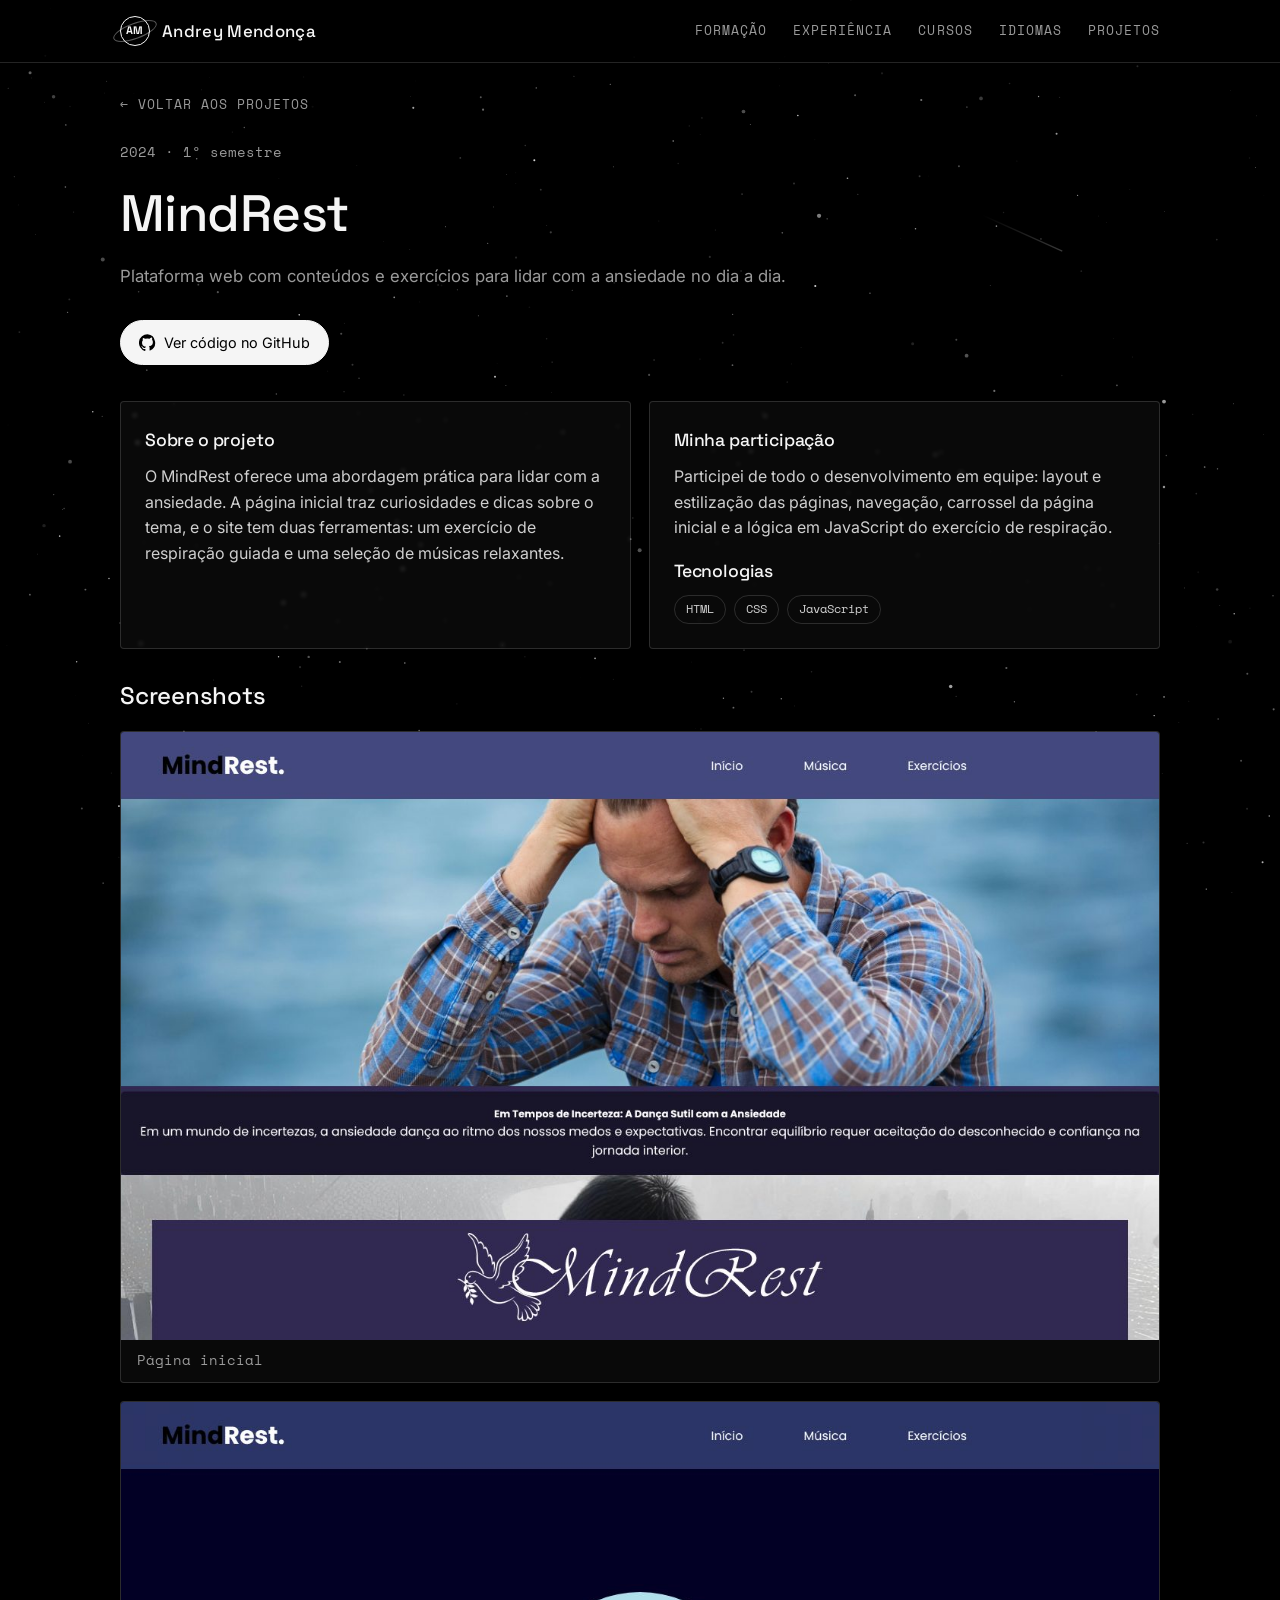
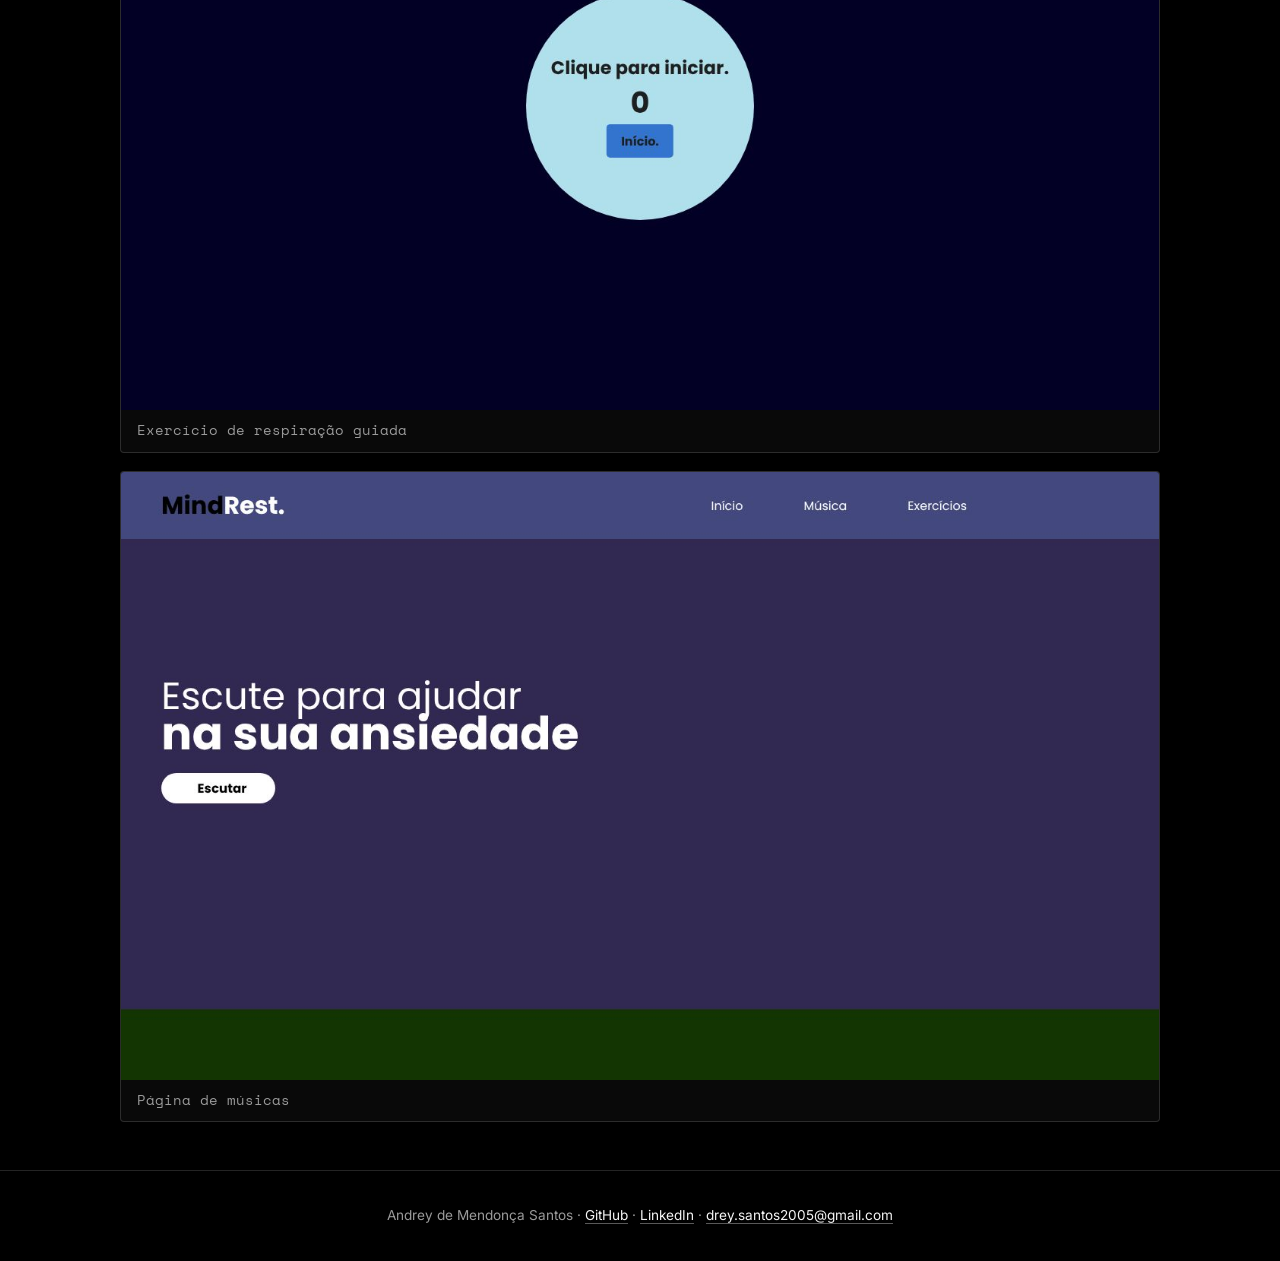
<file: projetos/mindrest.html>
<!doctype html>
<html lang="pt-BR">
<head>
<meta charset="utf-8">
<meta name="viewport" content="width=device-width, initial-scale=1">
<title>MindRest · Andrey Mendonça</title>
<meta name="description" content="Plataforma web com conteúdos e exercícios para lidar com a ansiedade no dia a dia.">
<link rel="icon" href="../assets/foto.jpg">
<link rel="preconnect" href="https://fonts.googleapis.com">
<link rel="preconnect" href="https://fonts.gstatic.com" crossorigin>
<link href="https://fonts.googleapis.com/css2?family=Inter:wght@400;500;600&family=Space+Grotesk:wght@500;700&family=Space+Mono:wght@400;700&display=swap" rel="stylesheet">
<link rel="stylesheet" href="../assets/style.css">
</head>
<body>
<canvas id="stars" aria-hidden="true"></canvas>
<header class="top"><div class="wrap">
  <a class="logo" href="../index.html"><span class="mark">AM</span>Andrey Mendonça</a>
  <nav class="nav">
    <a href="../index.html#formacao">Formação</a>
    <a href="../index.html#experiencia">Experiência</a>
    <a href="../index.html#cursos">Cursos</a>
    <a href="../index.html#idiomas">Idiomas</a>
    <a href="../index.html#projetos">Projetos</a>
  </nav>
</div></header>

<main class="wrap">
  <a class="back" href="../index.html#projetos">← Voltar aos projetos</a>
  <section class="phero">
    <span class="meta mono">2024 · 1º semestre</span>
    <h1>MindRest</h1>
    <p class="meta" style="font-size:1.05rem">Plataforma web com conteúdos e exercícios para lidar com a ansiedade no dia a dia.</p>
    <div class="actions"><a class="btn primary" href="https://github.com/lugustavos/MindRest" target="_blank" rel="noopener"><svg viewBox="0 0 24 24"><path d="M12 .5a12 12 0 0 0-3.8 23.4c.6.1.8-.3.8-.6v-2.2c-3.3.7-4-1.4-4-1.4-.6-1.4-1.4-1.8-1.4-1.8-1-.7.1-.7.1-.7 1.2.1 1.8 1.2 1.8 1.2 1 1.8 2.8 1.3 3.5 1 .1-.8.4-1.3.8-1.6-2.7-.3-5.5-1.3-5.5-5.9 0-1.3.5-2.4 1.2-3.2-.1-.3-.5-1.5.1-3.2 0 0 1-.3 3.3 1.2a11.5 11.5 0 0 1 6 0C17.3 4.7 18.3 5 18.3 5c.6 1.7.2 2.9.1 3.2.8.8 1.2 1.9 1.2 3.2 0 4.6-2.8 5.6-5.5 5.9.4.4.8 1.1.8 2.2v3.3c0 .3.2.7.8.6A12 12 0 0 0 12 .5z"/></svg> Ver código no GitHub</a></div>
  </section>
  <div class="grid-2" style="margin-bottom:28px">
    <div class="card prose"><h3 style="margin-bottom:10px">Sobre o projeto</h3><p>O MindRest oferece uma abordagem prática para lidar com a ansiedade. A página inicial traz curiosidades e dicas sobre o tema, e o site tem duas ferramentas: um exercício de respiração guiada e uma seleção de músicas relaxantes.</p></div>
    <div class="card prose"><h3 style="margin-bottom:10px">Minha participação</h3><p>Participei de todo o desenvolvimento em equipe: layout e estilização das páginas, navegação, carrossel da página inicial e a lógica em JavaScript do exercício de respiração.</p>
      <h3 style="margin:16px 0 10px">Tecnologias</h3><div class="chips"><span class="chip">HTML</span><span class="chip">CSS</span><span class="chip">JavaScript</span></div></div>
  </div>
  <h2 style="margin-bottom:16px">Screenshots</h2>
  <div class="gallery" style="margin-bottom:48px"><figure><img src="../assets/shots/mindrest-1.jpg" alt="Página inicial" loading="lazy"><figcaption>Página inicial</figcaption></figure><figure><img src="../assets/shots/mindrest-2.jpg" alt="Exercício de respiração guiada" loading="lazy"><figcaption>Exercício de respiração guiada</figcaption></figure><figure><img src="../assets/shots/mindrest-3.jpg" alt="Página de músicas" loading="lazy"><figcaption>Página de músicas</figcaption></figure></div>
</main>
<footer><div class="wrap">Andrey de Mendonça Santos · <a href="https://github.com/DreyMendonca">GitHub</a> · <a href="https://linkedin.com/in/dreymendonca">LinkedIn</a> · <a href="mailto:drey.santos2005@gmail.com">drey.santos2005@gmail.com</a></div></footer>
<script src="../assets/stars.js"></script>
</body>
</html>
</file>
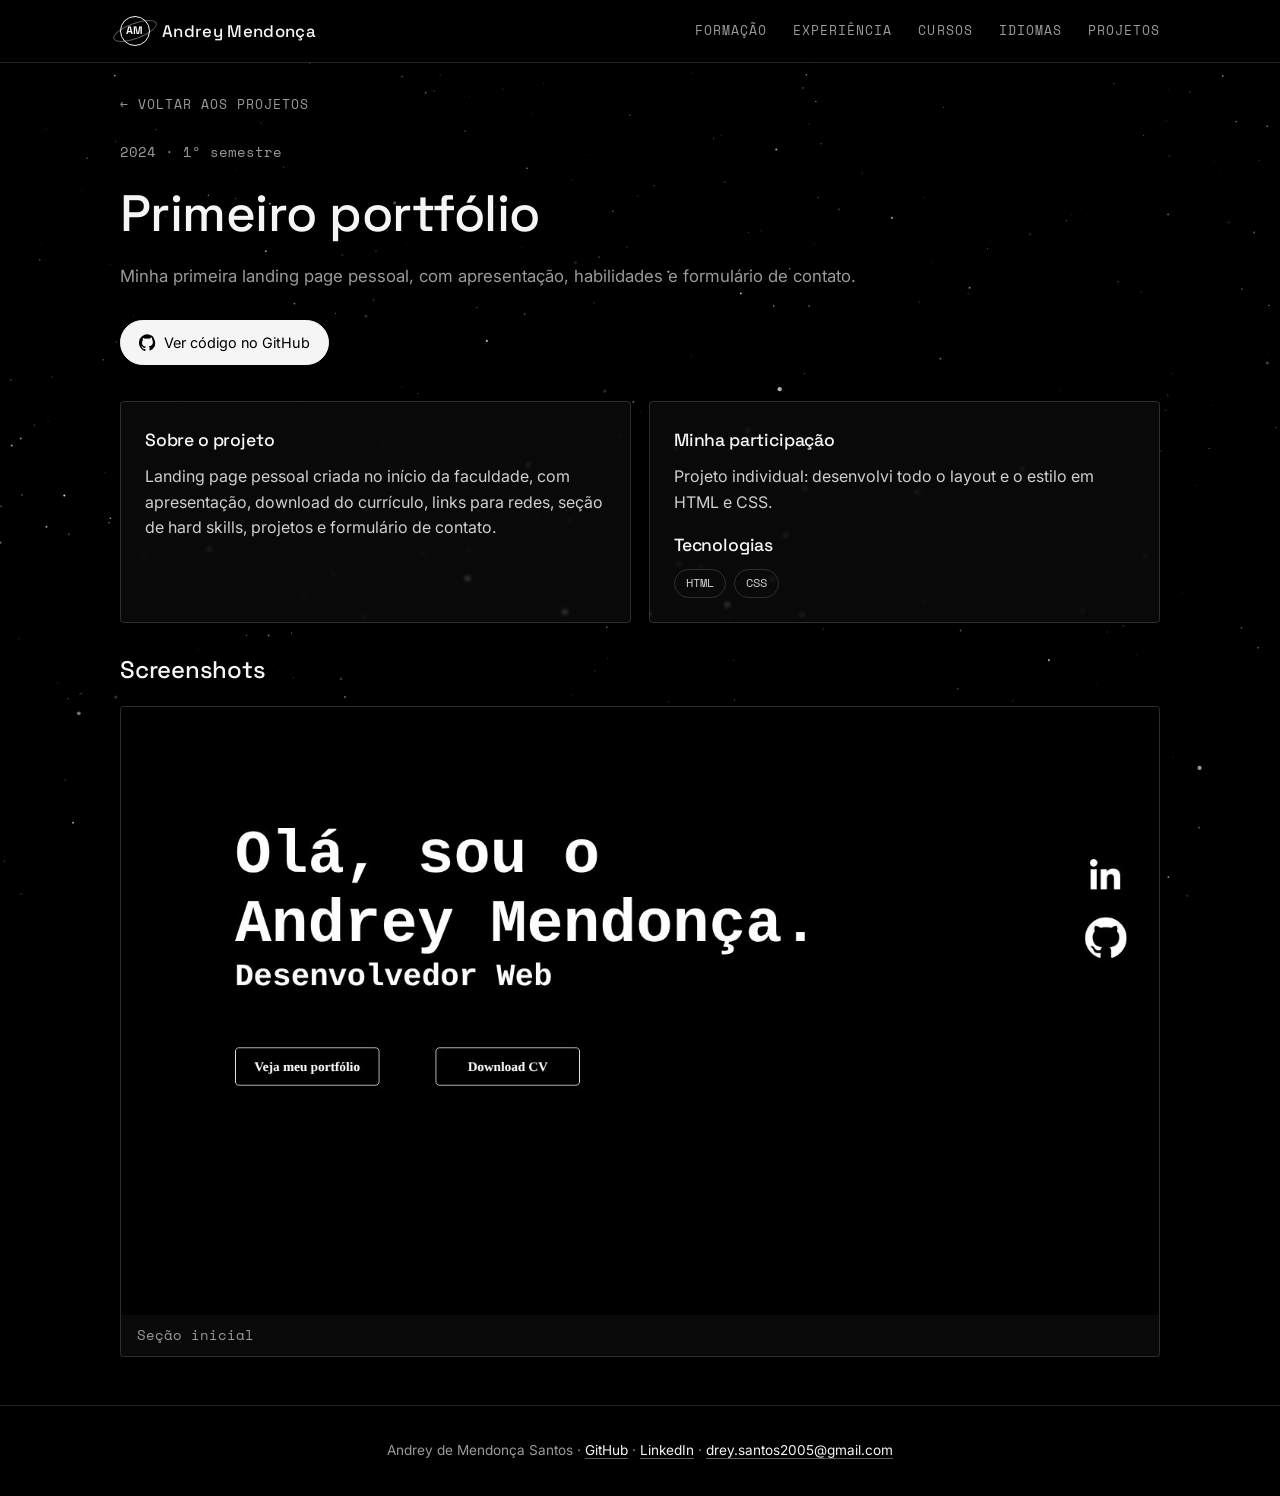
<file: projetos/portfolio-v1.html>
<!doctype html>
<html lang="pt-BR">
<head>
<meta charset="utf-8">
<meta name="viewport" content="width=device-width, initial-scale=1">
<title>Primeiro portfólio · Andrey Mendonça</title>
<meta name="description" content="Minha primeira landing page pessoal, com apresentação, habilidades e formulário de contato.">
<link rel="icon" href="../assets/foto.jpg">
<link rel="preconnect" href="https://fonts.googleapis.com">
<link rel="preconnect" href="https://fonts.gstatic.com" crossorigin>
<link href="https://fonts.googleapis.com/css2?family=Inter:wght@400;500;600&family=Space+Grotesk:wght@500;700&family=Space+Mono:wght@400;700&display=swap" rel="stylesheet">
<link rel="stylesheet" href="../assets/style.css">
</head>
<body>
<canvas id="stars" aria-hidden="true"></canvas>
<header class="top"><div class="wrap">
  <a class="logo" href="../index.html"><span class="mark">AM</span>Andrey Mendonça</a>
  <nav class="nav">
    <a href="../index.html#formacao">Formação</a>
    <a href="../index.html#experiencia">Experiência</a>
    <a href="../index.html#cursos">Cursos</a>
    <a href="../index.html#idiomas">Idiomas</a>
    <a href="../index.html#projetos">Projetos</a>
  </nav>
</div></header>

<main class="wrap">
  <a class="back" href="../index.html#projetos">← Voltar aos projetos</a>
  <section class="phero">
    <span class="meta mono">2024 · 1º semestre</span>
    <h1>Primeiro portfólio</h1>
    <p class="meta" style="font-size:1.05rem">Minha primeira landing page pessoal, com apresentação, habilidades e formulário de contato.</p>
    <div class="actions"><a class="btn primary" href="https://github.com/DreyMendonca/portfolio" target="_blank" rel="noopener"><svg viewBox="0 0 24 24"><path d="M12 .5a12 12 0 0 0-3.8 23.4c.6.1.8-.3.8-.6v-2.2c-3.3.7-4-1.4-4-1.4-.6-1.4-1.4-1.8-1.4-1.8-1-.7.1-.7.1-.7 1.2.1 1.8 1.2 1.8 1.2 1 1.8 2.8 1.3 3.5 1 .1-.8.4-1.3.8-1.6-2.7-.3-5.5-1.3-5.5-5.9 0-1.3.5-2.4 1.2-3.2-.1-.3-.5-1.5.1-3.2 0 0 1-.3 3.3 1.2a11.5 11.5 0 0 1 6 0C17.3 4.7 18.3 5 18.3 5c.6 1.7.2 2.9.1 3.2.8.8 1.2 1.9 1.2 3.2 0 4.6-2.8 5.6-5.5 5.9.4.4.8 1.1.8 2.2v3.3c0 .3.2.7.8.6A12 12 0 0 0 12 .5z"/></svg> Ver código no GitHub</a></div>
  </section>
  <div class="grid-2" style="margin-bottom:28px">
    <div class="card prose"><h3 style="margin-bottom:10px">Sobre o projeto</h3><p>Landing page pessoal criada no início da faculdade, com apresentação, download do currículo, links para redes, seção de hard skills, projetos e formulário de contato.</p></div>
    <div class="card prose"><h3 style="margin-bottom:10px">Minha participação</h3><p>Projeto individual: desenvolvi todo o layout e o estilo em HTML e CSS.</p>
      <h3 style="margin:16px 0 10px">Tecnologias</h3><div class="chips"><span class="chip">HTML</span><span class="chip">CSS</span></div></div>
  </div>
  <h2 style="margin-bottom:16px">Screenshots</h2>
  <div class="gallery" style="margin-bottom:48px"><figure><img src="../assets/shots/portfolio-v1-1.jpg" alt="Seção inicial" loading="lazy"><figcaption>Seção inicial</figcaption></figure></div>
</main>
<footer><div class="wrap">Andrey de Mendonça Santos · <a href="https://github.com/DreyMendonca">GitHub</a> · <a href="https://linkedin.com/in/dreymendonca">LinkedIn</a> · <a href="mailto:drey.santos2005@gmail.com">drey.santos2005@gmail.com</a></div></footer>
<script src="../assets/stars.js"></script>
</body>
</html>
</file>
<file: assets/style.css>
:root {
  --bg: #000;
  --card: rgba(255, 255, 255, 0.035);
  --card-hover: rgba(255, 255, 255, 0.07);
  --line: rgba(255, 255, 255, 0.14);
  --line-strong: rgba(255, 255, 255, 0.35);
  --text: #f5f5f5;
  --muted: #9a9a9a;
  --soft: #cfcfcf;
  --radius: 4px;
  --max: 1080px;
}

* { box-sizing: border-box; margin: 0; padding: 0; }
html { scroll-behavior: smooth; }
body {
  font-family: "Inter", system-ui, sans-serif;
  background: var(--bg);
  color: var(--text);
  line-height: 1.6;
  -webkit-font-smoothing: antialiased;
  overflow-x: hidden;
}
a { color: var(--text); text-decoration: underline; text-decoration-color: var(--line-strong); text-underline-offset: 3px; }
a:hover { text-decoration-color: var(--text); }
img { max-width: 100%; display: block; }
h1, h2, h3, .logo { font-family: "Space Grotesk", "Inter", sans-serif; letter-spacing: -0.01em; font-weight: 500; }
.mono, .eyebrow, .badge, .chip, .meta.mono { font-family: "Space Mono", ui-monospace, monospace; }

/* Star field */
#stars { position: fixed; inset: 0; width: 100%; height: 100%; z-index: -1; background: #000; }
body::before {
  content: ""; position: fixed; inset: 0; z-index: -1; pointer-events: none;
  background:
    radial-gradient(1px 1px at 12% 18%, #fff, transparent),
    radial-gradient(1px 1px at 72% 32%, #fff, transparent),
    radial-gradient(1px 1px at 38% 74%, #fff, transparent),
    radial-gradient(1.5px 1.5px at 88% 82%, #fff, transparent),
    radial-gradient(1px 1px at 55% 50%, #ddd, transparent),
    #000;
}

.wrap { max-width: var(--max); margin: 0 auto; padding: 0 20px; }

/* Header */
.top {
  position: sticky; top: 0; z-index: 10;
  background: rgba(0, 0, 0, 0.7);
  backdrop-filter: blur(8px);
  border-bottom: 1px solid var(--line);
}
.top .wrap { display: flex; align-items: center; justify-content: space-between; height: 62px; gap: 16px; }
.logo { font-size: 1.05rem; color: var(--text); display: flex; align-items: center; gap: 12px; text-decoration: none; letter-spacing: 0.02em; }
.logo .mark {
  position: relative; width: 30px; height: 30px; border-radius: 50%;
  border: 1px solid var(--text); display: grid; place-items: center; font-size: 0.68rem; font-weight: 700;
}
.logo .mark::after {
  content: ""; position: absolute; width: 44px; height: 14px; border: 1px solid var(--line-strong);
  border-radius: 50%; transform: rotate(-20deg);
}
.nav { display: flex; gap: 26px; font-size: 0.8rem; font-family: "Space Mono", monospace; text-transform: uppercase; letter-spacing: 0.08em; }
.nav a { color: var(--muted); text-decoration: none; }
.nav a:hover { color: var(--text); }
@media (max-width: 760px) { .nav { display: none; } }

/* Hero */
.hero { padding: 110px 0 90px; position: relative; }
.hero .wrap { display: grid; grid-template-columns: 240px 1fr; gap: 56px; align-items: center; }
.orbit { position: relative; width: 240px; height: 240px; }
.photo {
  width: 240px; height: 240px; border-radius: 50%; object-fit: cover;
  border: 1px solid var(--line-strong);
}
.orbit::before {
  content: ""; position: absolute; inset: -22px; border: 1px dashed var(--line); border-radius: 50%;
  animation: spin 60s linear infinite;
}
.orbit::after {
  content: ""; position: absolute; top: -26px; left: 50%; width: 8px; height: 8px; margin-left: -4px;
  background: #fff; border-radius: 50%; box-shadow: 0 0 12px 2px rgba(255, 255, 255, 0.8);
  transform-origin: 4px 146px; animation: spin 18s linear infinite;
}
@keyframes spin { to { transform: rotate(360deg); } }
@media (prefers-reduced-motion: reduce) { .orbit::before, .orbit::after { animation: none; } }

.eyebrow { color: var(--muted); font-size: 0.78rem; text-transform: uppercase; letter-spacing: 0.22em; }
.hero h1 { font-size: clamp(2.2rem, 5.4vw, 3.6rem); line-height: 1.05; margin: 14px 0 18px; font-weight: 500; }
.hero p.lead { color: var(--soft); font-size: 1.05rem; max-width: 600px; }
.actions { display: flex; flex-wrap: wrap; gap: 12px; margin-top: 30px; }
.btn {
  display: inline-flex; align-items: center; gap: 8px; padding: 10px 18px; border-radius: 999px;
  border: 1px solid var(--line-strong); color: var(--text); font-size: 0.9rem; background: transparent; text-decoration: none;
  transition: background .2s, color .2s;
}
.btn:hover { background: var(--text); color: #000; }
.btn.primary { background: var(--text); color: #000; border-color: var(--text); }
.btn.primary:hover { background: transparent; color: var(--text); }
.btn svg { width: 17px; height: 17px; fill: currentColor; }
@media (max-width: 760px) {
  .hero { padding: 56px 0; }
  .hero .wrap { grid-template-columns: 1fr; gap: 44px; }
  .orbit, .photo { width: 170px; height: 170px; }
  .orbit { margin: 24px 0 0 26px; }
  .orbit::after { transform-origin: 4px 111px; }
}

/* Sections */
section.block { padding: 70px 0; border-top: 1px solid var(--line); }
.block h2 { font-size: 1.9rem; margin-bottom: 6px; display: flex; align-items: baseline; gap: 14px; }
.block h2::before { content: attr(data-n); font-family: "Space Mono", monospace; font-size: 0.8rem; color: var(--muted); }
.block .sub { color: var(--muted); margin-bottom: 30px; }
.grid-2 { display: grid; grid-template-columns: 1fr 1fr; gap: 18px; }
@media (max-width: 760px) { .grid-2 { grid-template-columns: 1fr; } }

.card { background: var(--card); border: 1px solid var(--line); border-radius: var(--radius); padding: 24px; backdrop-filter: blur(2px); }
.card h3 { font-size: 1.1rem; margin-bottom: 4px; }
.meta { color: var(--muted); font-size: 0.9rem; }
.kv { display: grid; grid-template-columns: 150px 1fr; gap: 8px 16px; margin-top: 14px; font-size: 0.93rem; }
.kv dt { color: var(--muted); }
@media (max-width: 520px) { .kv { grid-template-columns: 1fr; gap: 2px; } .kv dd { margin-bottom: 8px; } }

/* Timeline */
.timeline { position: relative; padding-left: 30px; }
.timeline::before { content: ""; position: absolute; left: 6px; top: 8px; bottom: 8px; width: 1px; background: var(--line-strong); }
.tl-item { position: relative; margin-bottom: 18px; }
.tl-item::before {
  content: ""; position: absolute; left: -29px; top: 30px; width: 11px; height: 11px; border-radius: 50%;
  background: #fff; box-shadow: 0 0 10px 2px rgba(255, 255, 255, 0.6);
}
.tl-item .head { display: flex; justify-content: space-between; flex-wrap: wrap; gap: 6px 16px; }
.badge {
  white-space: nowrap; align-self: flex-start; height: fit-content;
  display: inline-block; font-size: 0.7rem; padding: 3px 10px; border-radius: 999px;
  border: 1px solid var(--line-strong); color: var(--soft); text-transform: uppercase; letter-spacing: 0.06em;
}
.tl-item ul { margin: 14px 0 0 18px; color: var(--soft); font-size: 0.94rem; }
.tl-item li { margin-bottom: 6px; }
.tl-item li::marker { content: "✦  "; color: var(--muted); font-size: 0.7em; }

/* Chips */
.chips { display: flex; flex-wrap: wrap; gap: 8px; }
.chip { font-size: 0.74rem; padding: 4px 11px; border-radius: 999px; border: 1px solid var(--line); color: var(--soft); }

/* Languages */
.lang { display: flex; justify-content: space-between; align-items: center; padding: 12px 0; border-bottom: 1px solid var(--line); }
.lang:last-child { border-bottom: 0; }
.level { display: flex; gap: 6px; }
.level i { width: 9px; height: 9px; border-radius: 50%; border: 1px solid var(--line-strong); }
.level i.on { background: #fff; border-color: #fff; box-shadow: 0 0 6px rgba(255, 255, 255, 0.7); }

.todo { border: 1px dashed var(--line-strong); color: var(--soft); }

/* Project cards */
.projects { display: grid; grid-template-columns: repeat(auto-fill, minmax(300px, 1fr)); gap: 18px; }
.pcard {
  display: flex; flex-direction: column; background: var(--card); border: 1px solid var(--line);
  border-radius: var(--radius); overflow: hidden; color: var(--text); text-decoration: none;
  transition: transform .25s, border-color .25s, background .25s;
}
.pcard:hover { transform: translateY(-4px); border-color: var(--text); background: var(--card-hover); }
.pcard img {
  aspect-ratio: 16 / 9; object-fit: cover; object-position: top; border-bottom: 1px solid var(--line);
}
.pcard .body { padding: 20px; display: flex; flex-direction: column; gap: 10px; flex: 1; }
.pcard p { color: var(--muted); font-size: 0.92rem; flex: 1; }
.pcard .more { font-family: "Space Mono", monospace; font-size: 0.78rem; text-transform: uppercase; letter-spacing: 0.1em; }

/* Project page */
.back { display: inline-block; margin: 32px 0 10px; color: var(--muted); font-family: "Space Mono", monospace; font-size: 0.8rem; text-decoration: none; text-transform: uppercase; letter-spacing: 0.08em; }
.back:hover { color: var(--text); }
.phero { padding: 14px 0 36px; }
.phero h1 { font-size: clamp(2.2rem, 5.4vw, 3.2rem); margin: 8px 0; }
.gallery { display: grid; gap: 18px; }
.gallery figure { background: var(--card); border: 1px solid var(--line); border-radius: var(--radius); overflow: hidden; }
.gallery figcaption { padding: 10px 16px; color: var(--muted); font-size: 0.85rem; font-family: "Space Mono", monospace; }
.prose p { margin-bottom: 14px; color: var(--soft); }

footer { border-top: 1px solid var(--line); padding: 34px 0; color: var(--muted); font-size: 0.85rem; text-align: center; }
</file>
